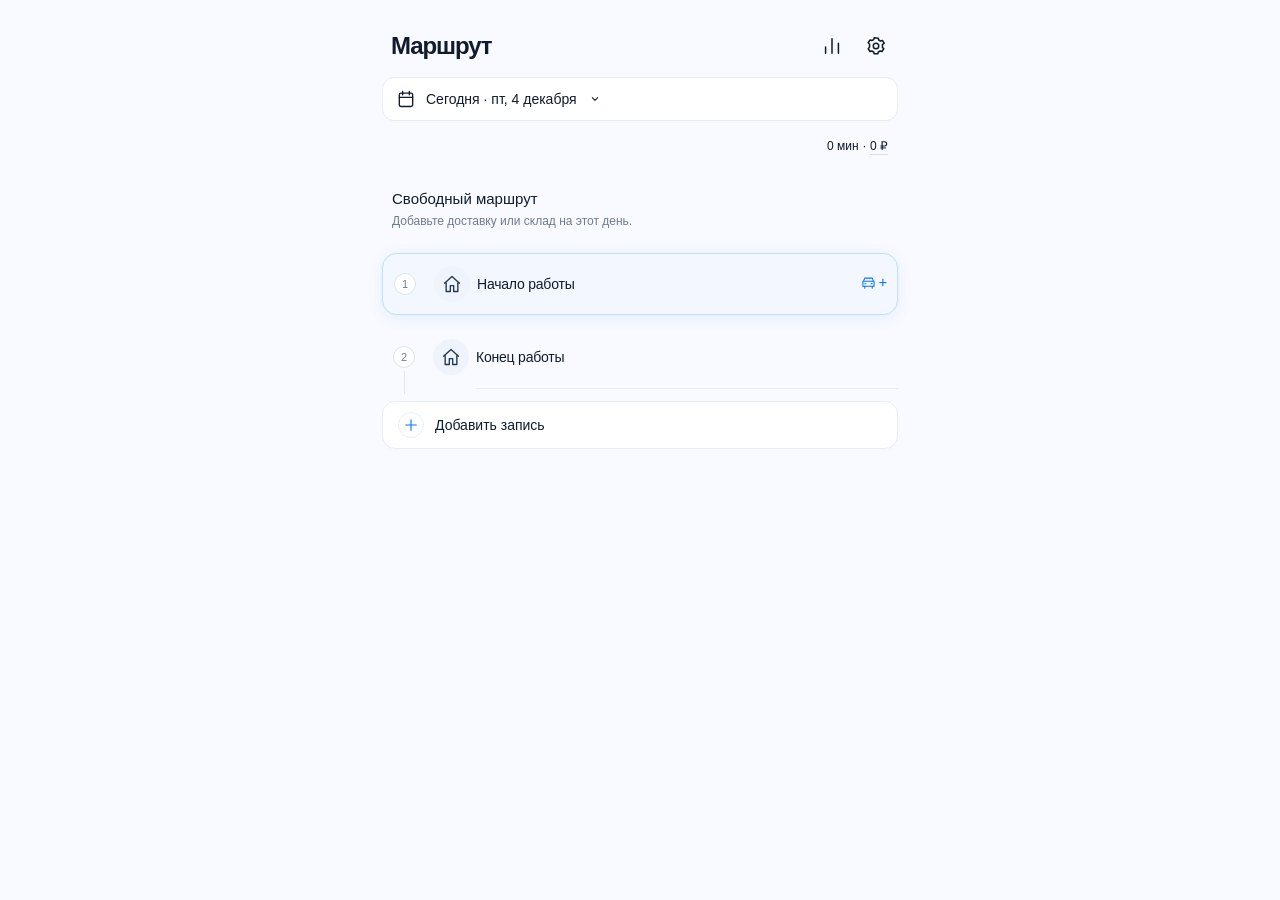
<file: index.html>
<!DOCTYPE html>

<html lang="ru">
<head>
<meta charset="utf-8"/>
<meta content="telephone=no" name="format-detection"/>
<meta content="width=device-width, initial-scale=1, viewport-fit=cover" name="viewport"/>
<meta content="#f8faff" name="theme-color"/>
<meta content="yes" name="apple-mobile-web-app-capable"/>
<meta content="default" name="apple-mobile-web-app-status-bar-style"/>
<meta content="Маршруты" name="apple-mobile-web-app-title"/>
<link href="./manifest.webmanifest" rel="manifest"/>
<link href="./icons/apple-touch-icon.png" rel="apple-touch-icon"/>
<title>Маршруты доставок</title>
<style>:root{--bg:#f8faff;--card:#fff;--text:#111b2d;--muted:#6f7b8f;--border:#e8edf5;--panel:#f1f4f9;--blue:#0874fa;--blue-soft:#eef5ff;--danger:#df3c44;--radius:15px;color-scheme:light}
*{box-sizing:border-box}html{width:100%;max-width:100%;overflow-x:hidden;overscroll-behavior-x:none;touch-action:pan-y pinch-zoom;background:var(--bg);font-size:16px;-webkit-text-size-adjust:100%;text-size-adjust:100%}body{margin:0;width:100%;max-width:100%;overflow-x:hidden;overscroll-behavior-x:none;background:var(--bg);color:var(--text);font-family:-apple-system,BlinkMacSystemFont,'Segoe UI',sans-serif;font-size:14px;line-height:1.35;-webkit-tap-highlight-color:transparent;overflow-wrap:anywhere}button,input,select,textarea{font:inherit}button{color:inherit;cursor:pointer}button,a{touch-action:manipulation}button:disabled{opacity:.4;cursor:default}button:active:not(:disabled){filter:brightness(.97)}button svg,a svg,.data-symbol svg,.field-icon,.stat-icon svg,.pause-icon svg,.result-check svg{width:22px;height:22px;fill:none;stroke:currentColor;stroke-width:1.65;stroke-linecap:round;stroke-linejoin:round;flex:none}button:focus-visible,a:focus-visible{outline:2px solid #81b7ff;outline-offset:2px}[hidden]{display:none!important}.sr-only{position:absolute!important;width:1px;height:1px;overflow:hidden;clip-path:inset(50%);white-space:nowrap}.app{width:100%;max-width:560px;margin:auto;padding:calc(12px + env(safe-area-inset-top)) max(12px,env(safe-area-inset-right)) calc(24px + env(safe-area-inset-bottom)) max(12px,env(safe-area-inset-left))}.view{display:none;min-width:0}.view.active{display:block;animation:screen-in .18s ease-out}h1{font-size:24px;font-weight:600;line-height:1.2;letter-spacing:-.045em;margin:0}h2{font-size:14px;color:var(--muted);font-weight:500;margin:24px 6px 9px}h3{margin:0;font-size:16px;font-weight:600}.muted{color:var(--muted)}.icon-btn,.back-btn{width:44px;min-width:44px;height:44px;min-height:44px;border:0;border-radius:10px;background:none;display:inline-flex;align-items:center;justify-content:center;padding:9px;color:var(--text)}.focus-route-head,.profile-head,.page-header{display:flex;align-items:center;gap:2px;min-height:44px;margin-bottom:9px}.focus-route-head{padding-left:9px}.focus-route-head h1{flex:1}.header-actions{display:flex;gap:0}.page-header h1,.profile-head h1{flex:1}.back-btn span{display:none}.page-header{flex-wrap:wrap}.page-sub{width:100%;font-size:13px;color:var(--muted);margin:6px 4px 12px}.tabs{display:none!important}.card,.data-group,.places-list{background:var(--card);border:1px solid var(--border);border-radius:var(--radius);box-shadow:0 3px 12px #26385103;overflow:hidden}
/* Date and summary */
.profile-calendar{margin-bottom:13px}.calendar-toggle{width:100%;display:flex;align-items:center;gap:10px;min-height:44px;padding:9px 13px;border:1px solid var(--border);border-radius:12px;background:#fff;text-align:left;box-shadow:0 2px 8px #26385102;font-size:14px}.calendar-toggle>svg{width:20px;height:20px}.calendar-toggle>span:first-of-type{font-weight:400}.collapse-affordance{display:flex;align-items:center}.collapse-affordance svg{width:16px;height:16px;transition:transform .18s}.calendar-toggle[aria-expanded=true] .collapse-affordance svg{transform:rotate(180deg)}.calendar-collapse{display:grid;grid-template-rows:1fr;transition:grid-template-rows .2s,opacity .18s;opacity:1}.calendar-collapse.collapsed{grid-template-rows:0fr;opacity:0;visibility:hidden;transition:grid-template-rows .2s,opacity .18s,visibility 0s .2s}.calendar-clip{min-height:0;overflow:hidden}.calendar-content{background:white;border:1px solid var(--border);border-radius:15px;margin-top:6px;padding:4px 7px 8px;box-shadow:0 3px 10px #26385103}.calendar-nav{display:flex;align-items:center;justify-content:space-between}.calendar-nav h2{color:var(--text);font-size:16px;font-weight:600;margin:0;text-transform:capitalize}.calendar-weekdays,.calendar-days{display:grid;grid-template-columns:repeat(7,minmax(0,1fr));gap:0}.calendar-weekdays{font-size:12px;color:var(--muted);text-align:center;padding:5px 0 8px}.calendar-days{border-left:1px solid #f0f3f8;border-top:1px solid #f0f3f8;border-radius:6px;overflow:hidden}.calendar-day,.calendar-days>span{min-width:0;height:41px;border:0;border-right:1px solid #f0f3f8;border-bottom:1px solid #f0f3f8;background:none;display:flex;flex-direction:column;align-items:center;justify-content:center;font-size:13px;position:relative;color:var(--text);gap:3px;border-radius:0}.calendar-day[aria-pressed=true]{background:var(--blue);color:#fff;border-radius:8px}.calendar-day.today:not([aria-pressed=true]){box-shadow:inset 0 0 0 1px #9bc9ff;border-radius:8px;color:var(--blue)}.calendar-mark{height:4px;display:grid;place-items:center}.calendar-dot{width:4px;height:4px;display:block;border-radius:50%;background:var(--blue)}.calendar-day[aria-pressed=true] .calendar-dot{background:white}.calendar-legend,.profile-day{display:none}.calendar-foot{display:flex;align-items:center;justify-content:space-between;gap:7px;padding:7px 6px 0;font-size:11px;min-height:40px;color:var(--muted)}.calendar-foot strong{font-weight:400;color:var(--text)}.calendar-foot button{min-height:36px;padding:0 3px;border:0;background:none;color:var(--blue);font-size:11px}.calendar-foot-right{display:flex;gap:7px;align-items:center}.summary{display:grid;grid-template-columns:minmax(0,1fr) auto;align-items:center;gap:6px;margin:0 10px 16px}.progress-head{font-size:13px;font-weight:400;min-width:0}.progress-track{height:7px;grid-column:1/-1;grid-row:2;background:#e8ecf2;border-radius:10px;overflow:hidden}.progress-fill{height:100%;width:0;background:var(--blue);border-radius:10px;transition:width .2s ease}.route-metrics{display:flex;align-items:center;gap:4px;font-size:12px;color:var(--text);white-space:nowrap;grid-column:2;grid-row:1;min-height:25px}.route-metrics button{border:0;background:none;color:inherit;padding:0;min-height:25px;font-size:inherit;text-decoration:underline;text-decoration-color:#d3deec;text-underline-offset:4px}.time-row{grid-column:1/-1;display:flex;align-items:center;justify-content:flex-end;margin:0;height:28px}.elapsed-time{display:none}.pause-btn{display:flex;align-items:center;justify-content:center;gap:5px;padding:4px 8px;min-height:32px;background:var(--blue-soft);color:var(--blue);border:0;border-radius:8px;font-size:12px;font-weight:500;position:relative}.pause-btn:before{content:'';position:absolute;inset:-6px 0}.pause-btn svg{width:15px;height:15px}.archive-route{display:none}.pause-banner{display:flex;align-items:center;gap:12px;border:1px solid #f6e6bc;background:#fffaf0;border-radius:15px;padding:15px 13px;margin-bottom:12px}.pause-icon{color:#a66c18;background:#fff0d1;border-radius:50%;width:44px;height:44px;display:grid;place-items:center;flex:none}.pause-copy{flex:1;font-size:11px;min-width:0;color:var(--muted)}.pause-copy strong{display:block;color:var(--text);font-size:16px;font-weight:600;margin-bottom:3px}.pause-copy span{display:block}.pause-copy #pauseDuration{color:var(--text);font-size:14px;margin-bottom:3px}.pause-banner button{min-height:40px;padding:8px 10px;flex:none;font-size:12px}
/* Route timeline */
#deliveryList{display:flex;flex-direction:column;gap:0}.delivery-card{position:relative;min-width:0;padding:10px 3px 10px 0;background:none;transition:background .15s}.delivery-row{display:grid;grid-template-columns:20px 36px minmax(0,1fr) 40px;gap:7px;align-items:center;min-height:46px}.timeline-marker{width:20px;align-self:stretch;position:relative;display:flex;align-items:flex-start;justify-content:center;padding-top:6px}.timeline-marker:after{content:'';position:absolute;width:1px;background:#e2e8f1;left:50%;top:32px;bottom:-22px}.delivery-card:last-child .timeline-marker:after{display:none}.timeline-dot{width:20px;height:20px;border:1px solid #dee5ef;border-radius:50%;background:#fff;display:grid;place-items:center;font-size:11px;color:#6e7c90;position:relative;z-index:1}.timeline-dot svg{width:13px;height:13px}.done .timeline-dot{background:#aeb8c6;border-color:#aeb8c6;color:#fff}.route-complete .done .timeline-dot{background:var(--blue);border-color:var(--blue)}.delivery-icon{width:36px;height:36px;border-radius:50%;background:#eff4fc;color:#253951;display:grid;place-items:center;align-self:start;margin-top:1px}.delivery-icon .map-btn{width:44px;height:44px;min-height:44px;border:0;background:none;border-radius:50%;padding:10px;color:inherit;display:grid;place-items:center}.delivery-icon svg{width:20px;height:20px;fill:none;stroke:currentColor;stroke-width:1.65;stroke-linecap:round;stroke-linejoin:round}.delivery-main{min-width:0;user-select:none;-webkit-user-select:none;-webkit-touch-callout:none;touch-action:pan-y}.delivery-title{font-size:14px;font-weight:600;line-height:1.3;letter-spacing:-.015em;overflow-wrap:anywhere}.delivery-meta{font-size:12px;color:var(--muted);margin-top:4px;line-height:1.35;overflow-wrap:anywhere}.delivery-details{display:flex;flex-wrap:wrap;gap:2px 5px;font-size:12px;color:var(--muted);line-height:1.35;min-width:0}.delivery-client{max-width:100%;overflow:hidden;text-overflow:ellipsis;white-space:nowrap}.delivery-details>span+span:before{content:'·';margin-right:5px}.deadline{font-variant-numeric:tabular-nums}.overdue .deadline{color:#c86a36}.delivery-note{font-size:11px;color:var(--muted);margin-top:3px;line-height:1.35;display:-webkit-box;-webkit-line-clamp:2;-webkit-box-orient:vertical;overflow:hidden;white-space:pre-line}.delivery-note a{color:var(--blue)}.record-foot{display:flex;align-items:center;justify-content:space-between;gap:4px;margin-top:3px;min-width:0}.record-foot .delivery-details{flex:1}.delivery-controls{display:flex;align-items:center;justify-content:center;align-self:center;min-width:0}.done-btn{width:40px;height:44px;min-height:44px;border:0;background:none;display:grid;place-items:center;padding:0;border-radius:8px}.check-circle{width:20px;height:20px;border:1.3px solid #a6b0be;border-radius:5px;display:grid;place-items:center;color:transparent;background:#fff;transition:background .15s,transform .15s}.check-circle svg{width:15px;height:15px;stroke-width:2}.done .check-circle{background:#abb5c3;border-color:#abb5c3;color:#fff}.route-complete .done .check-circle{background:var(--blue);border-color:var(--blue)}.contact-actions{display:flex;align-items:center;gap:0;flex:none}.contact-actions a{width:40px;min-width:40px;height:44px;min-height:44px;display:grid;place-items:center;position:relative;color:var(--blue);text-decoration:none}.contact-actions a:before{content:'';position:absolute;inset:5px 3px;background:#fff;border:1px solid #e5ebf3;border-radius:9px;z-index:0}.contact-actions a svg{width:18px;height:18px;z-index:1}.contact-actions a[href*='wa.me']{color:#22a071}.queue-card:after{content:'';position:absolute;left:70px;right:0;bottom:0;height:1px;background:var(--border)}.queue-card.done .delivery-title{font-weight:500;color:#344157}.completed-time{font-size:12px;color:var(--muted);font-variant-numeric:tabular-nums;white-space:nowrap}.route-complete .delivery-controls .done-btn{display:none}.route-complete .delivery-controls{align-self:start;margin-top:4px}.route-complete .record-foot .contact-actions{display:none}.route-complete .delivery-row{grid-template-columns:20px 36px minmax(0,1fr) auto}.focus-hero{background:#f0f6ff;border:1px solid #c9ddfc;border-radius:15px;box-shadow:0 3px 13px #0874fa13;padding:13px 12px;margin:0 0 10px}.focus-hero.home-card,.focus-hero.is-paused{background:#fff;border-color:#edf0f6;box-shadow:0 3px 12px #20385305}.focus-hero .delivery-row{grid-template-columns:38px minmax(0,1fr);gap:8px;min-height:0}.focus-hero .timeline-marker{display:none}.focus-hero .delivery-icon{width:38px;height:38px;grid-column:1;grid-row:1;align-self:start;margin-top:19px;background:#e7f0ff}.focus-hero .delivery-main{grid-column:2;grid-row:1;display:flex;flex-direction:column}.next-label{font-size:11px;color:var(--muted);font-weight:400;line-height:1.3;margin-bottom:7px;padding-right:30px}.next-label em{font-style:normal;color:var(--blue)}.next-label:before{content:'';width:6px;height:6px;background:var(--blue);border-radius:50%;display:inline-block;margin-right:5px;vertical-align:1px}.focus-hero .delivery-title{font-size:12px;font-weight:400;color:var(--muted);margin-top:4px}.focus-hero .delivery-meta{font-size:18px;color:var(--text);font-weight:600;line-height:1.3;margin:0;letter-spacing:-.03em}.focus-hero.home-card .delivery-title,.focus-hero .delivery-title.addressless{font-size:18px;font-weight:600;color:var(--text);margin:0;order:1}.focus-hero.home-card .delivery-meta{font-size:13px;font-weight:400;color:var(--muted);margin-top:4px;order:2;letter-spacing:0}.focus-hero .next-label{order:0}.focus-hero.home-card .record-foot{order:3}.focus-hero.home-card .delivery-note{order:4}.focus-hero .record-foot{margin-top:3px;min-height:20px}.focus-hero .record-foot:has(.contact-actions){min-height:44px}.focus-hero .delivery-details{font-size:13px}.focus-hero.has-contact-actions .delivery-title{margin-top:0}.focus-hero.has-contact-actions .delivery-main{padding-right:0}.focus-hero .contact-actions{margin-right:-2px;margin-left:4px}.focus-hero .delivery-controls{grid-column:2;grid-row:2;display:block;width:100%;margin-top:8px}.hero-actions{display:grid;grid-template-columns:minmax(0,1fr) minmax(0,1fr);gap:8px}.focus-hero .hero-actions .map-btn,.focus-hero .hero-actions .done-btn{width:100%;min-height:40px;height:40px;display:flex;align-items:center;justify-content:center;gap:6px;padding:8px 5px;border-radius:9px;font-size:13px;font-weight:500}.focus-hero .hero-actions .map-btn{color:var(--text);border:1px solid #6ea8ef;background:#fff}.focus-hero .hero-actions .map-btn svg{color:var(--blue);fill:var(--blue);stroke-width:1;width:17px;height:17px}.focus-hero .hero-actions .done-btn{color:white;background:var(--blue);border:1px solid var(--blue)}.focus-hero .hero-actions .check-circle{display:none}.focus-hero.is-paused .hero-actions{grid-template-columns:minmax(0,1fr)}.focus-hero.is-paused .hero-actions .done-btn{display:none}.hero-fare{position:absolute;right:5px;top:3px}.fare-chip{display:flex;align-items:center;justify-content:center;gap:3px;min-width:40px;min-height:36px;border:0;background:none;color:var(--blue);font-size:10px;padding:4px}.fare-chip svg{width:15px;height:15px}.fare-chip.recorded{font-variant-numeric:tabular-nums}.fare-chip:not(.recorded) span{font-size:15px}.fare-line{display:flex;align-items:center;gap:6px;margin-left:71px;color:var(--muted);min-height:27px;font-size:11px}.fare-line:before,.fare-line:after{content:'';height:1px;background:var(--border);flex:1}.fare-line svg{width:14px;height:14px;stroke:currentColor;fill:none;stroke-width:1.65}.fare-line button{border:0;background:none;min-height:32px;padding:2px;color:inherit;font-size:inherit}.completed-toggle{display:flex;align-items:center;gap:10px;background:#fff;border:1px solid var(--border);border-radius:13px;min-height:60px;padding:10px 12px;text-align:left;font-size:13px;font-weight:500;margin:2px 0 8px}.completed-toggle .completed-copy{flex:1;min-width:0}.completed-toggle small{display:block;font-weight:400;font-size:11px;color:var(--muted);margin-top:4px;overflow:hidden;text-overflow:ellipsis;white-space:nowrap}.completed-toggle .completed-badge{width:24px;height:24px;display:grid;place-items:center;background:#aeb8c6;color:#fff;border-radius:50%;flex:none}.completed-toggle .completed-badge svg{width:16px;height:16px}.completed-toggle>svg{width:18px;height:18px;transition:transform .18s}.completed-toggle[aria-expanded=true]>svg{transform:rotate(180deg)}.focus-completed{display:none}#deliveryList.completed-expanded .focus-completed,#deliveryList.reordering .focus-completed{display:block}.add-btn{width:100%;display:flex;justify-content:flex-start;align-items:center;gap:11px;min-height:48px;border:1px solid var(--border);border-radius:13px;background:#fff;color:var(--text);font-size:14px;font-weight:500;margin-top:12px;padding:7px 15px;box-shadow:0 2px 9px #26385103}.add-btn svg{width:26px;height:26px;color:var(--blue);border:1px solid #e9eef6;border-radius:50%;padding:3px;stroke-width:1.5}.route-hold-hint{font-size:11px!important;margin:13px 7px!important}.route-hold-hint:before{content:'ⓘ';margin-right:7px;font-size:14px}.route-result{padding:21px 15px 15px;margin-bottom:9px;border:1px solid #eaf1fd;border-radius:15px;background:linear-gradient(120deg,#eef5ff,#f5f9ff)}.result-top{display:flex;align-items:center;justify-content:center;gap:20px;min-height:61px}.result-check{display:grid;place-items:center;width:44px;height:44px;border-radius:50%;background:var(--blue);color:white;box-shadow:0 0 0 12px #e0edff}.route-result strong{display:block;font-size:21px;font-weight:600;letter-spacing:-.03em}.result-sub{display:block;font-size:12px;color:var(--muted);margin-top:4px}.result-metrics{display:flex;justify-content:space-between;gap:6px;border-top:1px solid #e0eaf7;margin-top:19px;padding-top:13px;font-size:13px;font-weight:500}.result-metrics span+span{border-left:1px solid #ccd8e7;padding-left:12px}.finished-actions{display:flex;gap:8px}.finished-actions .add-btn{flex:1}.finished-stats{margin-top:12px;display:flex;align-items:center;gap:6px}.empty-route{padding:14px 10px;margin-bottom:10px;font-size:12px;color:var(--muted)}.empty-route strong{font-size:15px;font-weight:500;display:block;margin-bottom:4px;color:var(--text)}
/* Statistics */
.period-control,.type-tabs{display:flex;background:#f0f3f8;border:1px solid var(--border);border-radius:11px;gap:0;overflow:hidden;margin-bottom:12px}.period-control button{flex:1;min-width:0;min-height:38px;border:1px solid transparent;background:none;color:#627087;font-size:13px;border-radius:10px}.period-control button[aria-pressed=true]{color:var(--blue);background:#e5f0ff;border-color:#afcffb;box-shadow:0 2px 6px #1d73df0c;font-weight:500}.totals-heading{display:flex;align-items:center;justify-content:space-between;margin:1px 0 8px}.totals-heading h2{font-size:16px;font-weight:600;color:var(--text);margin:0;text-align:center;flex:1;text-transform:capitalize}.totals-info{display:none}.totals-explanation{font-size:12px;color:var(--muted);padding:12px;background:var(--blue-soft);border-radius:12px}.stats-grid{display:grid;grid-template-columns:minmax(0,1fr) minmax(0,1fr);background:#fff;border:1px solid var(--border);border-radius:15px;overflow:hidden}.stat-card{padding:15px 12px;min-width:0;display:grid;grid-template-columns:34px minmax(0,1fr);gap:4px 9px;align-items:center;min-height:77px}.stat-card:nth-child(odd){border-right:1px solid var(--border)}.stat-card:nth-child(-n+2){border-bottom:1px solid var(--border)}.stat-icon{grid-row:1/3;width:34px;height:34px;border-radius:50%;display:grid;place-items:center;background:#eef5ff;color:#1c3457}.stat-icon svg{width:21px;height:21px}.stat-card>span:not(.stat-icon){font-size:11px;color:var(--muted);white-space:nowrap}.stat-card strong{font-size:19px;font-weight:600;letter-spacing:-.035em;min-width:0;white-space:nowrap}.stat-card #statTime{font-size:16px}.stats-chart,.stats-history{margin-top:13px;padding:13px;background:#fff;border:1px solid var(--border);border-radius:15px;box-shadow:0 3px 12px #26385103}.stats-chart h2,.stats-history h2{margin:0 0 13px;color:var(--text);font-size:15px;font-weight:600}.bars{display:flex;align-items:end;gap:8px;overflow-x:auto;overscroll-behavior-x:contain;touch-action:pan-x pan-y;min-height:132px;padding:0 0 5px;max-width:100%;border-bottom:1px solid var(--border)}.bar-column{flex:1;min-width:28px;display:flex;flex-direction:column;align-items:center;justify-content:end;gap:6px;font-size:11px;color:var(--muted)}.bar-column strong{font-size:12px;font-weight:400;color:var(--text)}.bar-fill{width:68%;max-width:40px;border-radius:6px 6px 0 0;background:linear-gradient(#0b71f8,#2689ff);min-height:3px}.history-card{width:100%;display:flex;align-items:center;gap:9px;justify-content:space-between;text-align:left;border:0;border-top:1px solid var(--border);padding:10px 0;background:none;min-height:59px}.history-card>span:first-child{flex:1;min-width:0}.history-date{display:block;font-size:14px;font-weight:500}.history-meta{display:block;font-size:11px;color:var(--muted);margin-top:4px}.history-fare{font-size:13px;color:var(--text);font-weight:400}.history-card svg{width:16px;height:16px;color:#8b99ac}.stats-export{margin-top:10px;width:100%;display:flex;align-items:center;justify-content:center;gap:8px}
/* Settings and parameters */
.data-btn,.place-row{width:100%;min-height:64px;display:flex;align-items:center;gap:10px;padding:11px 12px;text-align:left;background:#fff;border:0;color:var(--text)}.data-btn+.data-btn,.place-row+.place-row{border-top:1px solid var(--border)}.data-symbol{width:36px;height:36px;border-radius:50%;background:#eef5ff;color:#213c62;display:grid;place-items:center;flex:none;font-size:18px}.data-symbol svg{width:21px;height:21px}.data-label,.place-row-content{min-width:0;flex:1}.data-label strong,.place-row strong{font-size:14px;font-weight:500;display:block}.data-label small,.place-row-content>span{display:block;font-size:12px;color:var(--muted);margin-top:4px;line-height:1.35}.data-value{font-size:12px;color:var(--muted);max-width:115px;text-align:right}.chevron{font-size:22px;color:#8d9aad;line-height:1}.note{font-size:12px;color:var(--muted);line-height:1.4;margin:10px 5px}.empty{padding:20px 12px;font-size:12px;text-align:center;color:var(--muted)}.empty strong{display:block;font-size:14px;color:var(--text);font-weight:500;margin-bottom:4px}.danger .data-symbol{color:var(--danger);background:#fff3f3}.danger .data-label strong{color:var(--danger)}.parameter-group{background:white;border:1px solid var(--border);border-radius:15px;overflow:hidden}.parameter-group .icon-field{border:0;border-radius:0;margin:0}.parameter-group .icon-field+.icon-field{border-top:1px solid var(--border)}.settings-actions .action{width:100%;margin-top:15px}.map-choice{display:flex;align-items:center;gap:12px;min-height:58px;padding:12px;font-size:14px}.map-choice+.map-choice{border-top:1px solid var(--border)}.map-choice .provider-icon{font-size:22px;color:var(--blue);display:grid;place-items:center;width:35px}.map-choice input{width:20px;height:20px;min-height:20px;margin:0 0 0 auto;accent-color:var(--blue)}.map-choice span:nth-child(2){color:var(--text);font-size:14px}.place-add{width:100%;margin-bottom:12px}.place-row small{display:block;font-size:11px;color:var(--blue);margin-top:4px}.place-row svg{width:18px;height:18px}.place-editor .form-actions{margin-top:14px}.install{padding:12px;margin-top:16px}.install summary{min-height:44px;display:flex;align-items:center;font-size:13px;font-weight:500}.file-input{display:none}
/* Forms */
label{display:block;color:var(--muted);font-size:12px;font-weight:400;margin-bottom:10px;min-width:0}input,select,textarea{display:block;width:100%;min-width:0;max-width:100%;min-height:44px;font-size:16px!important;color:var(--text);background:white;border:1px solid #dfe6f1;border-radius:9px;padding:10px 11px;margin:5px 0 0;outline:none;box-shadow:none}input:focus,select:focus,textarea:focus{border-color:#8cbaff;box-shadow:0 0 0 2px #e5f0ff}textarea{height:74px;resize:vertical;line-height:1.35}input[type=date],input[type=time],input[type=datetime-local]{-webkit-appearance:none;appearance:none;min-width:0;width:100%}.icon-field{position:relative;background:white;border:1px solid var(--border);border-radius:12px;padding:8px 12px 7px 49px;min-height:60px}.icon-field .field-icon{position:absolute;left:16px;top:18px;width:21px;height:21px;color:#203555}.icon-field input,.icon-field textarea,.icon-field select{border:0;border-radius:0;margin:0;padding:3px 0;min-height:29px;background:none}.icon-field input:focus,.icon-field textarea:focus,.icon-field select:focus{box-shadow:0 1px 0 #83b7ff}.icon-field textarea{height:58px}.field-hint{display:block;font-size:11px;margin-top:4px;line-height:1.35}.form-grid{display:grid;grid-template-columns:minmax(0,1fr);gap:0}.action{min-height:44px;border:1px solid var(--border);border-radius:11px;padding:10px 13px;background:white;color:var(--blue);font-size:14px;font-weight:500}.action.primary{border-color:var(--blue);background:var(--blue);color:white}.form-actions{display:flex;gap:8px;padding-top:10px;margin-top:5px}.form-actions button{flex:1}.error{font-size:12px;color:var(--danger);margin:10px 0}.editor-delete{width:100%;min-height:44px;background:#fff;border:1px solid var(--border);color:var(--danger);border-radius:11px;font-size:14px;margin-top:0;text-align:left;padding:10px 15px}.editor-delete:before{content:'♧';display:none}.modal{position:fixed;inset:0;z-index:50;display:none;align-items:flex-end;justify-content:center;background:#182c4540;overscroll-behavior:none;touch-action:pan-y}.modal.open{display:flex}.sheet{width:100%;max-width:560px;max-height:calc(var(--viewport-height,100dvh) - 16px);overflow-y:auto;overscroll-behavior:contain;background:#fff;border-radius:20px 20px 0 0;padding:8px 16px max(16px,env(safe-area-inset-bottom));box-shadow:0 -4px 25px #1b355c15;animation:sheet-in .18s ease-out}.modal.closing{background:#182c4500;transition:background .2s}.modal.closing .sheet{animation:sheet-out .2s ease-in forwards;pointer-events:none}.handle{width:32px;height:4px;background:#d7e0eb;border-radius:4px;margin:0 auto 10px}.sheet-head{display:flex;align-items:center;justify-content:space-between;min-height:44px;margin-bottom:9px}.sheet-title{font-size:20px;font-weight:600;color:var(--text);margin:12px 0 16px;letter-spacing:-.035em}.sheet-head .sheet-title{margin:0}.sheet-head .icon-btn{color:var(--blue);font-size:27px}#deliveryForm{background:var(--bg)}#deliveryForm .sheet{height:var(--viewport-height,100dvh);max-height:var(--viewport-height,100dvh);display:flex;flex-direction:column;overflow:hidden;border-radius:0;padding:calc(10px + env(safe-area-inset-top)) 13px max(12px,env(safe-area-inset-bottom));background:var(--bg);box-shadow:none}#deliveryForm .handle{display:none}#deliveryForm .sheet-head{position:relative;justify-content:center;margin-bottom:12px}#deliveryForm .sheet-head .sheet-title{font-size:21px;max-width:calc(100% - 100px);white-space:nowrap;overflow:hidden;text-overflow:ellipsis}#closeForm{position:absolute;left:-5px;top:0}#formDone{position:absolute;right:0;top:0;background:none;border:0;color:var(--blue);min-height:44px;font-size:14px;padding:8px 0 8px 10px}#editor{display:flex;flex-direction:column;flex:1;min-height:0;overflow:hidden}#editor .editor-fields{flex:1;min-height:0;overflow-y:auto;overscroll-behavior:contain;padding:0 1px 8px;scroll-padding:12px}#editor .editor-actions{flex:none;position:static;margin:0;padding-top:9px;background:var(--bg)}#cancelForm{display:none}#saveDelivery{min-height:45px}.type-tabs{flex:none;margin:0 0 17px;min-height:55px}.type-tabs button{flex:1;min-width:0;min-height:55px;border:0;border-right:1px solid #e4eaf3;background:none;display:flex;flex-direction:column;gap:4px;align-items:center;justify-content:center;font-size:11px;color:#243850}.type-tabs button:last-child{border-right:0}.type-tabs button[aria-pressed=true]{background:var(--blue);color:white;border-radius:9px;box-shadow:0 3px 9px #0b74f52a}.type-tabs button svg{width:20px;height:20px}.type-select-field{display:none}.place-choose{width:100%;display:flex;align-items:center;gap:8px;min-height:40px;padding:7px 10px;background:none;border:0;color:var(--blue);font-size:12px;margin:0 0 10px}.place-choose>span{flex:1;text-align:left}.place-choose svg{width:17px;height:17px}.place-picker{margin-bottom:12px;border:1px solid var(--border);border-radius:12px;overflow:hidden}.record-status-field{display:flex;align-items:center;gap:12px;min-height:56px;background:#fff;border:1px solid var(--border);border-radius:12px;padding:9px 15px;margin-bottom:10px;font-size:14px}.record-status-field svg{width:22px;height:22px;fill:none;stroke:var(--blue);stroke-width:1.7}.record-status-field small{display:block;color:var(--muted);font-size:11px;margin-bottom:3px}.transfer-btn{display:flex;align-items:center;gap:12px;width:100%;min-height:49px;border:1px solid var(--border);background:#fff;border-radius:11px;text-align:left;padding:10px 15px;color:var(--text);font-size:14px;margin-bottom:0}.transfer-btn svg{color:var(--blue);width:20px;height:20px}.transfer-btn svg:last-child{margin-left:auto;width:16px;height:16px;color:var(--muted)}.delete-icon{display:inline-flex;gap:12px;align-items:center}.delete-icon svg{width:20px;height:20px}.menu-action{display:block;min-height:48px;width:100%;padding:12px;background:var(--panel);border:0;border-radius:11px;text-align:left;font-size:14px;margin-bottom:8px}.map-link{color:var(--blue);text-decoration:none}.map-link[aria-disabled=true]{opacity:.4;pointer-events:none}.phone-link{color:var(--blue);display:inline-flex;align-items:center}.fare-presets{display:flex;flex-wrap:wrap;gap:6px;margin:10px 0}.fare-list-item{display:flex;align-items:center;justify-content:space-between;width:100%;gap:8px;min-height:66px;background:white;border:0;border-bottom:1px solid var(--border);padding:12px 0;text-align:left;font-size:13px}.fare-list-item>span{flex:1;min-width:0}.fare-list-item small{display:block;font-size:11px;color:var(--muted);margin-top:4px}.fare-list-item strong{font-weight:500;white-space:nowrap}.completion-sheet{text-align:center;padding-top:20px}.completion-check{background:var(--blue);color:white;width:52px;height:52px;border-radius:50%;margin:12px auto 20px;display:grid;place-items:center;box-shadow:0 0 0 10px var(--blue-soft)}.completion-check svg{width:28px;height:28px;stroke:currentColor;stroke-width:2;fill:none}.completion-duration{font-size:24px;font-weight:600;margin:0 0 12px}.completion-sheet .action{width:100%;margin-top:10px}.toast,.fare-undo{position:fixed;z-index:70;bottom:calc(18px + env(safe-area-inset-bottom));left:50%;transform:translateX(-50%);width:max-content;max-width:calc(100% - 24px);background:#243651;color:white;border-radius:11px;padding:11px 14px;font-size:12px;box-shadow:0 4px 18px #20375425}.fare-undo{display:flex;align-items:center;gap:12px;z-index:69}.fare-undo button{border:0;color:#9acaff;background:none;min-height:44px;padding:0 4px}.fare-undo:not([hidden])~.toast{bottom:calc(88px + env(safe-area-inset-bottom))}html.scroll-locked{overflow:hidden;overscroll-behavior:none}body.modal-open{position:fixed;left:0;right:0;width:100%;overflow:hidden;overscroll-behavior:none}.reordering>*{order:0!important}.reordering .delivery-card{background:white;border:1px solid var(--border);border-radius:12px;margin-bottom:6px;padding:10px}.reordering .delivery-controls,.reordering .completed-toggle,.reordering .fare-leg,.reordering .fare-line,.reordering .route-result,.reordering .empty-route{display:none!important}.reordering .delivery-row{grid-template-columns:36px minmax(0,1fr);gap:9px}.reordering .timeline-marker,.reordering .next-label{display:none}.reordering .delivery-main{grid-column:2;grid-row:1}.reordering .delivery-icon{grid-column:1;grid-row:1;margin:0}.reordering .record-foot .contact-actions{display:none}.reordering .focus-hero .delivery-title{font-size:14px;font-weight:600;color:var(--text)}.reordering .focus-hero .delivery-meta{font-size:12px;font-weight:400;color:var(--muted)}.reordering .delivery-card.dragging{z-index:5;outline:2px solid #91bdff;box-shadow:0 8px 22px #1b65c72a;background:#f3f8ff}.reorder-controls{display:flex;gap:4px}.drag-handle,.move-btn{width:44px;min-height:44px;border:0;background:var(--blue-soft);color:var(--blue);border-radius:8px;font-size:18px}.drag-handle{touch-action:none}.move-row{display:flex;flex-direction:column}.focus-enter{animation:screen-in .2s ease-out}.day-finished .route-result{animation:completion-in .28s ease-out}@keyframes screen-in{from{opacity:.65;transform:translateY(4px)}to{opacity:1;transform:none}}@keyframes sheet-in{from{opacity:.6;transform:translateY(14px)}to{opacity:1;transform:none}}@keyframes sheet-out{to{opacity:0;transform:translateY(14px)}}@keyframes completion-in{from{opacity:.5;transform:scale(.98)}to{opacity:1;transform:none}}
@supports(overflow:clip){html,body{overflow-x:clip}html.scroll-locked,body.modal-open{overflow:hidden}}
@media(min-width:600px){.app{padding-top:24px;padding-left:22px;padding-right:22px}.sheet{margin-bottom:12px;border-radius:20px}#deliveryForm{background:#182c4540}#deliveryForm .sheet{height:min(900px,calc(var(--viewport-height,100dvh) - 24px));max-height:calc(var(--viewport-height,100dvh) - 24px);border-radius:20px}.delivery-title{font-size:15px}.delivery-meta,.delivery-details{font-size:13px}.stat-card strong{font-size:22px}.stat-card #statTime{font-size:20px}}
@media(max-width:350px){.app{padding-left:9px;padding-right:9px}.delivery-row{grid-template-columns:18px 30px minmax(0,1fr) 32px;gap:5px}.delivery-icon{width:30px;height:30px}.delivery-icon svg{width:18px;height:18px}.timeline-marker,.timeline-dot{width:18px}.timeline-dot{height:18px}.done-btn{width:32px}.contact-actions a{width:38px;min-width:38px}.record-foot{flex-wrap:wrap}.record-foot .delivery-details{flex-basis:100%}.record-foot .contact-actions{margin-left:auto}.queue-card:after{left:60px}.summary{margin-left:6px;margin-right:6px}.route-metrics{font-size:11px}.progress-head{font-size:12px}.stat-card{padding:12px 8px;gap:4px 6px;grid-template-columns:28px minmax(0,1fr)}.stat-icon{width:28px;height:28px}.stat-card strong{font-size:17px}.stat-card #statTime{font-size:14px}.pause-banner{gap:8px;padding:12px 10px}.pause-icon{width:32px;height:32px}.pause-banner button{padding:8px;font-size:11px}.result-top{gap:14px}.route-result strong{font-size:18px}.result-metrics{font-size:11px}.result-metrics span+span{padding-left:8px}}
@media(prefers-reduced-motion:reduce){*,*:before,*:after{animation:none!important;transition:none!important;scroll-behavior:auto!important}}

.provider-icon svg{width:25px;height:25px;fill:none;stroke:currentColor;stroke-width:1.8;stroke-linecap:round;stroke-linejoin:round}
.queue-card.has-contact-actions .delivery-row{grid-template-columns:20px 36px minmax(0,1fr) 120px}.queue-card.has-contact-actions .delivery-controls{gap:0}.queue-card.done .delivery-controls{flex-wrap:wrap}.queue-card.done .completed-time{width:100%;text-align:right;margin:0 11px 2px}.route-complete .queue-card.has-contact-actions .delivery-row{grid-template-columns:20px 36px minmax(0,1fr) auto}.route-complete .delivery-controls>.contact-actions{display:none}.route-complete .queue-card.done .completed-time{width:auto;margin:4px 0 0}.queue-card .delivery-note{max-width:100%}#view-parameters .page-header h1{font-size:20px;letter-spacing:-.04em}.route-hold-hint:before{content:'i';display:inline-grid;place-items:center;border:1px solid #94a2b7;border-radius:50%;width:14px;height:14px;font-size:10px;vertical-align:middle}
@media(max-width:350px){.queue-card.has-contact-actions .delivery-row{grid-template-columns:18px 30px minmax(0,1fr) 76px;gap:5px}.queue-card.has-contact-actions .delivery-controls{flex-wrap:wrap}.queue-card.has-contact-actions .done-btn{margin-left:auto}.route-complete .queue-card.has-contact-actions .delivery-row{grid-template-columns:18px 30px minmax(0,1fr) auto}}

.record-status-field{width:100%;text-align:left;cursor:pointer;color:var(--text)}

.route-complete .delivery-note{display:none}.route-complete .finished-stats{flex:0 1 42%;min-width:0;padding:9px 8px;font-size:12px}.route-complete .finished-actions .add-btn{flex:1;min-width:0;padding:9px 10px;font-size:12px;gap:6px}.route-complete .finished-stats svg{width:20px;height:20px}.route-complete .finished-actions .add-btn svg{width:24px;height:24px}.completed-expanded .focus-completed{animation:screen-in .16s ease-out}

#deliveryForm.is-edit .type-tabs{display:none}#deliveryForm.is-edit .type-select-field{display:block}

.focus-hero:not(.home-card).has-long-address .delivery-meta{font-size:16px;font-weight:500;line-height:1.35}.focus-hero .delivery-note{-webkit-line-clamp:1}

.calendar-mark{height:14px;color:#abb7c8}.calendar-mark svg{width:14px;height:14px;stroke-width:1.7;fill:none}.calendar-day.has-deliveries .calendar-mark{color:var(--blue)}.calendar-day[aria-pressed=true] .calendar-mark{color:#fff}.today-dot{width:4px;height:4px;display:block;background:var(--blue);border-radius:50%}.calendar-day[aria-pressed=true] .today-dot{background:#fff}

/* v29: completion controls live on the timeline; SVG strokes remain explicit. */
.queue-card .delivery-row,.route-complete .queue-card .delivery-row{grid-template-columns:44px 36px minmax(0,1fr) auto;gap:7px}
.queue-card.has-contact-actions .delivery-row,.route-complete .queue-card.has-contact-actions .delivery-row{grid-template-columns:44px 36px minmax(0,1fr) 80px}
.queue-card .timeline-marker{width:44px;padding-top:0}
.queue-card .timeline-marker:after{top:36px;bottom:-15px}
.timeline-marker .timeline-check.done-btn{width:44px;height:44px;min-height:44px;flex:none;display:grid;place-items:center;border-radius:50%;touch-action:manipulation;position:relative;z-index:1}
.timeline-check .timeline-dot{width:22px;height:22px;pointer-events:none}
.timeline-dot svg{width:14px;height:14px;fill:none;stroke:currentColor;stroke-width:2;stroke-linecap:round;stroke-linejoin:round}
.timeline-check:focus-visible{outline:2px solid var(--blue);outline-offset:-3px}
.timeline-check:active .timeline-dot{transform:scale(.92)}
.queue-card:after{left:94px}
.queue-card.done .completed-time{width:auto;margin:0 3px 0 0}
.queue-card.done.has-contact-actions .completed-time{flex-basis:100%;margin:2px 3px 0 0;text-align:right}
.queue-card .delivery-controls:empty{display:none}
.fare-line{margin-left:94px}
.fare-line button{display:inline-flex;align-items:center;justify-content:center;gap:5px;line-height:1;font-variant-numeric:tabular-nums}
.fare-value{display:inline-flex;align-items:center;gap:1px;line-height:1}
.fare-line .fare-minus{width:8px;height:12px;stroke-width:1.4;stroke-linecap:round;flex:none}
.settings-parameters .icon-field .field-icon{top:50%;transform:translateY(-50%)}
@media(max-width:350px){.queue-card .delivery-row,.route-complete .queue-card .delivery-row{grid-template-columns:44px 30px minmax(0,1fr) auto;gap:5px}.queue-card.has-contact-actions .delivery-row,.route-complete .queue-card.has-contact-actions .delivery-row{grid-template-columns:44px 30px minmax(0,1fr) 76px}.queue-card:after,.fare-line{margin-left:0}.queue-card:after{left:84px}.fare-line{margin-left:84px}.queue-card .delivery-controls .contact-actions{flex-wrap:nowrap}}

/* v32: compact work events, centered icon targets and restrained feedback. */
.delivery-icon{position:relative}
.delivery-icon .map-btn{position:absolute;left:50%;top:50%;transform:translate(-50%,-50%);padding:0;margin:0;display:grid;place-items:center}
.delivery-icon svg{display:block;flex:none}
.type-select-field{display:block}
.date-deadline-row{display:grid;grid-template-columns:minmax(0,1fr) minmax(0,1fr);gap:8px}
.date-deadline-row .icon-field{padding:9px 10px;min-width:0}
.date-deadline-row .field-icon{display:none}
.date-deadline-row input{min-width:0;max-width:100%;width:100%;text-align:left}
.date-deadline-row input::-webkit-date-and-time-value{text-align:left}
.history-more{display:block;width:100%;min-height:44px;border:0;border-top:1px solid var(--border);background:none;color:var(--blue);font-size:14px;font-weight:500;margin-top:4px}
.focus-hero:not(.is-paused){box-shadow:0 3px 15px #0874fa16,0 0 0 1px #0874fa06;border-color:#c9ddfc}
.work-stage.focus-hero{padding:8px 5px 8px 0;background:#f3f7ff;min-height:60px}
.work-stage .delivery-row,.work-stage.focus-hero .delivery-row{grid-template-columns:44px 36px minmax(0,1fr) auto;gap:7px;min-height:44px}
.work-stage.focus-hero .timeline-marker{display:flex;width:44px;padding:0}
.work-stage.focus-hero .timeline-marker:after{display:none}
.work-stage .delivery-icon,.work-stage.focus-hero .delivery-icon{width:36px;height:36px;grid-column:2;grid-row:1;align-self:center;margin:0;background:#eff4fc}
.work-stage .delivery-main,.work-stage.focus-hero .delivery-main{grid-column:3;grid-row:1;display:block}
.work-stage .delivery-title,.work-stage.focus-hero.home-card .delivery-title{font-size:14px;font-weight:500;line-height:1.35;margin:0;color:var(--text)}
.work-stage .delivery-controls,.work-stage.focus-hero .delivery-controls{grid-column:4;grid-row:1;display:block;width:auto;margin:0;align-self:center}
.work-stage.focus-hero .delivery-main{padding-right:32px}
.work-stage.focus-hero .hero-fare{top:10px;right:3px}
.work-stage .timeline-marker{align-self:center}
.route-complete .finished-actions .add-btn{font-size:14px;padding:7px 15px;gap:11px}
button,.action,.contact-actions a{transition:transform .12s ease,background-color .15s ease,box-shadow .15s ease}
button:active:not(.map-btn):not(.timeline-check),.contact-actions a:active{transform:scale(.975)}
.delivery-icon .map-btn:active svg{transform:scale(.9)}
.focus-enter{animation:stop-in .24s cubic-bezier(.2,.7,.2,1)}
.done-enter .timeline-dot svg path,.modal.open .completion-check svg path,.day-finished .result-check svg path,.completion-feedback svg path{stroke-dasharray:24;animation:check-draw .26s ease-out both}
.done-enter .timeline-dot{animation:tick-pop .22s ease-out}
.modal.open .completion-check{animation:tick-pop .32s ease-out}
.completion-feedback{position:fixed;z-index:70;pointer-events:none;width:32px;height:32px;border-radius:50%;display:grid;place-items:center;background:var(--blue);color:#fff;box-shadow:0 2px 8px #0874fa25;animation:tick-feedback .36s ease-out forwards}
.completion-feedback svg{width:20px;height:20px;stroke:currentColor;fill:none;stroke-width:2;stroke-linecap:round;stroke-linejoin:round}
@keyframes check-draw{from{stroke-dashoffset:24}to{stroke-dashoffset:0}}
@keyframes tick-pop{0%{transform:scale(.86)}65%{transform:scale(1.06)}100%{transform:scale(1)}}
@keyframes stop-in{from{opacity:.35;transform:translateY(9px)}to{opacity:1;transform:translateY(0)}}
@keyframes tick-feedback{0%{opacity:0;transform:scale(.7)}25%{opacity:1;transform:scale(1)}75%{opacity:1}100%{opacity:0;transform:scale(1.1)}}
@media(prefers-reduced-motion:reduce){*,*:before,*:after{animation:none!important;transition:none!important}.completion-feedback{display:none}}
</style></head><body><main class="app">
<section class="view active" id="view-route">
<header class="focus-route-head"><h1>Маршрут</h1><div class="header-actions"><button aria-label="Статистика" class="icon-btn" id="routeStats"><svg aria-hidden="true" viewbox="0 0 24 24"><path d="M5 20v-7M12 20V4M19 20V9"></path></svg></button><button aria-label="Настройки" class="icon-btn" id="profileSettings"><svg aria-hidden="true" viewbox="0 0 24 24"><path d="m10 3-.5 2-2 1-2-.5-2 3 1.5 1.5v3L3.5 15l2 3 2-.5 2 1 .5 2h4l.5-2 2-1 2 .5 2-3-1.5-1.5v-3L21 9l-2-3-2 .5-2-1-.5-2Z"></path><circle cx="12" cy="12" r="3"></circle></svg></button></div><button class="icon-btn route-menu" hidden="" id="routeActions">Готово</button></header><section aria-label="Календарь доставок" class="profile-calendar" id="profileCalendar">
<button aria-controls="calendarBody" aria-expanded="true" class="calendar-toggle" id="calendarToggle"><svg aria-hidden="true" viewbox="0 0 24 24"><rect height="16" rx="2" width="16" x="4" y="5"></rect><path d="M8 3v4M16 3v4M4 10h16"></path></svg><span id="selectedDateLabel"></span><span class="collapse-affordance"><span class="sr-only" id="calendarToggleLabel"></span><svg aria-hidden="true" viewbox="0 0 24 24"><path d="m8 10 4 4 4-4"></path></svg></span><small class="sr-only" id="calendarSummary"></small></button>
<div class="calendar-collapse" id="calendarBody"><div class="calendar-clip"><div class="calendar-content">
<div class="calendar-nav"><button aria-label="Предыдущий месяц" class="icon-btn" id="calendarPrev"><svg aria-hidden="true" viewbox="0 0 24 24"><path d="m14 6-6 6 6 6"></path></svg></button><h2 aria-live="polite" id="calendarMonth"></h2><button aria-label="Следующий месяц" class="icon-btn" id="calendarNext"><svg aria-hidden="true" viewbox="0 0 24 24"><path d="m10 6 6 6-6 6"></path></svg></button></div>
<div aria-hidden="true" class="calendar-weekdays"><span>Пн</span><span>Вт</span><span>Ср</span><span>Чт</span><span>Пт</span><span>Сб</span><span>Вс</span></div>
<div aria-label="Выбрать день" class="calendar-days" id="calendarDays" role="group"></div>
<div class="calendar-legend"><span><svg aria-hidden="true" viewbox="0 0 24 24"><path d="M3 6h11v11H3ZM14 10h4l3 4v3h-7M6 17h5M17 17h1"></path><circle cx="6" cy="18" r="2"></circle><circle cx="18" cy="18" r="2"></circle></svg>Были доставки</span><span><svg aria-hidden="true" viewbox="0 0 24 24"><path d="m7 7 10 10M17 7 7 17"></path></svg>Нет выполненных</span></div>
<section aria-labelledby="profileDayTitle" class="profile-day"><header><h3 id="profileDayTitle"></h3><span class="day-status" id="profileDayStatus"></span></header>
<div class="profile-day-metrics"><div><span>Доставки</span><strong id="profileDayDeliveries"></strong></div><div><span>Время</span><strong id="profileDayTime"></strong></div><div><span>Проезд</span><strong id="profileDayFare"></strong></div></div>
<p class="day-note" id="profileDayNote"></p><button class="day-route" id="profileOpenRoute"><span>Открыть маршрут</span><svg aria-hidden="true" viewbox="0 0 24 24"><path d="m10 6 6 6-6 6"></path></svg></button></section>
<div class="calendar-foot"><strong id="calendarSelectedSummary"></strong><div class="calendar-foot-right"><span id="calendarFoot"></span><button id="calendarToday" type="button">Сегодня</button></div></div></div></div></div></section>
<input aria-label="Выбрать дату" class="sr-only" hidden="" id="dayPicker" tabindex="-1" type="date"/>
<div class="archive-route" hidden="" id="archiveRoute"><span id="archiveLabel"></span><button id="archiveToday" type="button">Сегодня</button></div>
<section class="summary"><div class="progress-head"><span aria-live="polite" id="deliveryCount"></span></div><div aria-label="Прогресс доставок" aria-valuemax="100" aria-valuemin="0" class="progress-track" id="progressTrack" role="progressbar"><div class="progress-fill" id="progressFill"></div></div><div class="time-row" hidden="" id="timeRow"><div class="elapsed-time" id="timeInfo"></div><button aria-label="Поставить на паузу" class="pause-btn" id="pauseDay" type="button"><svg aria-hidden="true" viewbox="0 0 24 24"><path d="M8 5v14M16 5v14"></path></svg></button></div><span class="route-metrics" id="routeMetrics"><span id="routeWorkTime"></span><span>·</span><button aria-label="Расходы на проезд выбранного дня" id="routeFareTotal" type="button"></button></span></section>
<p class="note" hidden="" id="reorderHint">Перемещайте удерживаемую запись. Домашние этапы закреплены.</p><section class="pause-banner" hidden="" id="pauseBanner"><span class="pause-icon"><svg aria-hidden="true" viewbox="0 0 24 24"><path d="M4 7h13v7a5 5 0 0 1-5 5H9a5 5 0 0 1-5-5ZM17 8h2a3 3 0 0 1 0 6h-2M8 3v2M12 3v2"></path></svg></span><div class="pause-copy"><strong>На перерыве</strong><span id="pauseDuration"></span><span>Рабочее время на паузе</span></div><button class="action primary" id="resumeDay" type="button">Продолжить</button></section><section aria-label="Остановки маршрута" id="deliveryList"></section><div class="finished-actions"><button class="add-btn" id="toggleForm">+ Добавить запись</button></div></section>
<section class="view" id="view-profile">
<header class="profile-head between"><button aria-label="Вернуться к маршруту" class="icon-btn" id="statsBack"><svg aria-hidden="true" viewbox="0 0 24 24"><path d="m14 6-6 6 6 6"></path></svg></button><h1 tabindex="-1">Статистика</h1></header><div aria-label="Период статистики" class="period-control" role="group"><button aria-pressed="false" data-period="week">Неделя</button><button aria-pressed="true" data-period="month">Месяц</button><button aria-pressed="false" data-period="all">Всё время</button></div>
<section aria-labelledby="profileTotalsTitle" class="profile-totals">
<div class="totals-heading"><button aria-label="Предыдущий период" class="icon-btn" id="statsPrev"><svg aria-hidden="true" viewbox="0 0 24 24"><path d="m14 6-6 6 6 6"></path></svg></button><h2 id="profileTotalsTitle">За октябрь</h2><button aria-controls="totalsExplanation" aria-expanded="false" aria-label="Как считаются итоги" class="icon-btn totals-info" id="totalsInfo"><svg aria-hidden="true" viewbox="0 0 24 24"><circle cx="12" cy="12" r="9"></circle><path d="M12 11v6M12 7h.01"></path></svg></button><button aria-label="Следующий период" class="icon-btn" id="statsNext"><svg aria-hidden="true" viewbox="0 0 24 24"><path d="m10 6 6 6-6 6"></path></svg></button></div>
<p class="totals-explanation" hidden="" id="totalsExplanation">Доставлено — выполненные доставки, без склада и остановок. Рабочий день учитывается после отметки выхода. Время — от выхода до возвращения, без пауз. Проезд — только записанные расходы.</p>
<p class="sr-only" id="profileRange"></p>
<div aria-describedby="profileRange" class="stats-grid"><section class="stat-card"><span class="stat-icon"><svg aria-hidden="true" viewbox="0 0 24 24"><path d="m12 3 9 5v9l-9 5-9-5V8ZM3 8l9 5 9-5M12 13v9M7 6l9 5"></path></svg></span><span>Доставлено</span><strong id="statDeliveries"></strong></section><section class="stat-card"><span class="stat-icon"><svg aria-hidden="true" viewbox="0 0 24 24"><rect height="16" rx="2" width="16" x="4" y="5"></rect><path d="M8 3v4M16 3v4M4 10h16"></path></svg></span><span>Рабочих дней</span><strong id="statDays"></strong></section><section class="stat-card"><span class="stat-icon"><svg aria-hidden="true" viewbox="0 0 24 24"><circle cx="12" cy="12" r="9"></circle><path d="M12 7v5l3 2"></path></svg></span><span>Время работы</span><strong id="statTime"></strong></section><section class="stat-card"><span class="stat-icon"><svg aria-hidden="true" viewbox="0 0 24 24"><path d="M4 10 6 5h12l2 5M3 10h18v8H3ZM6 18v3M18 18v3M6 14h2M16 14h2"></path></svg></span><span>Проезд</span><strong id="statFare"></strong></section></div>
</section><section class="stats-chart"><h2>Доставки по дням</h2><div aria-label="Выполненные доставки по дням" class="bars" id="statsBars"></div><p class="note" hidden="" id="chartEmpty">За этот период нет выполненных доставок.</p></section><section class="stats-history"><h2>История дней</h2><div id="statsHistory"></div><button id="statsMore" class="history-more" type="button" hidden>Ещё</button></section><button class="action stats-export" id="statsCsv" type="button"><svg aria-hidden="true" viewbox="0 0 24 24"><path d="M5 3h10l4 4v14H5ZM14 3v5h5"></path></svg>Экспорт CSV</button></section>
<section class="view" id="view-places"><header class="page-header"><button class="back-btn" id="placesBack"><svg aria-hidden="true" viewbox="0 0 24 24"><path d="m14 6-6 6 6 6"></path></svg><span>Настройки</span></button><h1 tabindex="-1">Постоянные адреса</h1><p class="page-sub">Сохраните места, чтобы быстро выбирать их в маршруте.</p></header><button class="action primary place-add" id="addPlace" type="button">+ Добавить адрес</button><div class="places-list" id="placesList"></div><p class="note">Изменение или удаление адреса здесь не меняет уже добавленные записи маршрута.</p></section>
<section class="view" id="view-place-edit"><header class="page-header"><button class="back-btn" id="placeBack"><svg aria-hidden="true" viewbox="0 0 24 24"><path d="m14 6-6 6 6 6"></path></svg><span>Постоянные адреса</span></button><h1 id="placeEditorTitle" tabindex="-1">Новый адрес</h1></header><form class="place-editor" id="placeEditor"><label class="icon-field"><svg aria-hidden="true" class="field-icon" viewbox="0 0 24 24"><path d="M5 3h10l4 4v14H5ZM14 3v5h5M8 12h8M8 16h6"></path></svg>Название места<input autocomplete="off" id="pName" maxlength="80" placeholder="Антон, Oskelly, склад…" required="" type="text"/></label><label class="icon-field"><svg aria-hidden="true" class="field-icon" viewbox="0 0 24 24"><path d="M20 10c0 6-8 11-8 11S4 16 4 10a8 8 0 0 1 16 0ZM12 7a3 3 0 1 0 0 6 3 3 0 0 0 0-6"></path></svg>Адрес<input autocomplete="off" id="pAddress" maxlength="180" placeholder="Город, улица и номер дома" required="" type="text"/></label><label class="icon-field"><svg aria-hidden="true" class="field-icon" viewbox="0 0 24 24"><path d="m12 3 9 5v9l-9 5-9-5V8ZM3 8l9 5 9-5M12 13v9"></path></svg>Тип по умолчанию<select id="pType"><option value="delivery">Доставка</option><option value="warehouse">Склад</option><option value="stop">Остановка — без учёта в доставках</option></select><span class="field-hint">Можно изменить для конкретной поездки.</span></label><label class="icon-field"><svg aria-hidden="true" class="field-icon" viewbox="0 0 24 24"><path d="M5 21v-2a7 7 0 0 1 14 0v2ZM12 3a4 4 0 1 0 0 8 4 4 0 0 0 0-8"></path></svg>Имя контакта<input autocomplete="off" id="pClient" maxlength="100" placeholder="Необязательно" type="text"/></label><label class="icon-field"><svg aria-hidden="true" class="field-icon" viewbox="0 0 24 24"><path d="M6 3 3 6c0 7 8 15 15 15l3-3-5-4-2 2c-3-1-5-3-6-6l2-2Z"></path></svg>Телефон<input autocomplete="off" id="pPhone" inputmode="tel" maxlength="40" placeholder="+7 …" type="tel"/></label><label class="icon-field"><svg aria-hidden="true" class="field-icon" viewbox="0 0 24 24"><path d="M5 3h10l4 4v14H5ZM14 3v5h5M8 12h8M8 16h6"></path></svg>Примечание<textarea id="pNote" maxlength="300" placeholder="Например, оставить на ресепшене"></textarea></label><p class="error" hidden="" id="placeError"></p><div class="form-actions"><button class="action" id="placeCancel" type="button">Отмена</button><button class="action primary" type="submit">Сохранить</button></div><button class="editor-delete" hidden="" id="deletePlace" type="button">Удалить адрес</button></form></section>
<section class="view" id="view-settings"><header class="page-header"><button aria-label="Назад" class="back-btn" id="settingsBack"><svg aria-hidden="true" viewbox="0 0 24 24"><path d="m14 6-6 6 6 6"></path></svg></button><h1 tabindex="-1">Настройки</h1></header><h2>Маршрут</h2><section class="card data-group"><button class="data-btn" id="settingsMapsRow" type="button"><span class="data-symbol"><svg aria-hidden="true" viewbox="0 0 24 24"><path d="m3 6 6-3 6 3 6-3v15l-6 3-6-3-6 3ZM9 3v15M15 6v15"></path></svg></span><span class="data-label"><strong>Карты</strong></span><span class="data-value"><span id="settingsMapsValue"></span></span><span class="chevron">›</span></button><button class="data-btn" id="settingsFareRow" type="button"><span class="data-symbol"><svg aria-hidden="true" viewbox="0 0 24 24"><ellipse cx="9" cy="5" rx="5" ry="2"></ellipse><path d="M4 5v4c0 3 10 3 10 0V5M4 9v4c0 2 5 3 8 2M4 13v4c0 2 5 3 8 2"></path><ellipse cx="17" cy="13" rx="4" ry="2"></ellipse><path d="M13 13v6c0 3 8 3 8 0v-6M13 16c0 3 8 3 8 0"></path></svg></span><span class="data-label"><strong>Стоимость проезда</strong></span><span class="data-value"><span id="settingsFareValue"></span></span><span class="chevron">›</span></button><button class="data-btn" id="settingsWarehouseRow" type="button"><span class="data-symbol"><svg aria-hidden="true" viewbox="0 0 24 24"><path d="M3 21V8l9-5 9 5v13M7 21V10h10v11M7 14h10M7 18h10M10 21v-3M14 21v-3"></path></svg></span><span class="data-label"><strong>Склад</strong><small><span id="settingsWarehouseValue"></span></small></span><span class="chevron">›</span></button><button class="data-btn" id="settingsPlaces" type="button"><span class="data-symbol"><svg aria-hidden="true" viewbox="0 0 24 24"><path d="M20 10c0 6-8 11-8 11S4 16 4 10a8 8 0 0 1 16 0Z"></path><circle cx="12" cy="10" r="3"></circle></svg></span><span class="data-label"><strong>Постоянные адреса</strong></span><span class="chevron">›</span></button></section><h2>Данные</h2><section class="card data-group"><button class="data-btn" id="exportJson" type="button"><span class="data-symbol"><svg aria-hidden="true" viewbox="0 0 24 24"><path d="M12 3v12m-5-5 5 5 5-5M4 16v5h16v-5"></path></svg></span><span class="data-label"><strong>Скачать резервную копию</strong><small>Маршруты, история и настройки</small></span><span class="chevron">›</span></button><button class="data-btn" id="importJson" type="button"><span class="data-symbol"><svg aria-hidden="true" viewbox="0 0 24 24"><path d="M12 16V3m-5 5 5-5 5 5M4 16v5h16v-5"></path></svg></span><span class="data-label"><strong>Восстановить из файла</strong><small>Резервная копия JSON</small></span><span class="chevron">›</span></button><button class="data-btn" id="exportCsv" type="button"><span class="data-symbol"><svg aria-hidden="true" viewbox="0 0 24 24"><path d="M5 3h10l4 4v14H5ZM14 3v5h5"></path></svg></span><span class="data-label"><strong>Экспорт доставок CSV</strong></span><span class="chevron">›</span></button></section><p class="note">Резервная копия сохраняет маршруты и историю.</p><h2>Приложение</h2><section class="card data-group"><div class="data-btn"><span class="data-symbol"><svg aria-hidden="true" viewbox="0 0 24 24"><path d="M3 9a14 14 0 0 1 18 0M6 12a9 9 0 0 1 12 0M9 15a4 4 0 0 1 6 0M12 19h.01"></path></svg></span><span class="data-label"><strong>Работа офлайн</strong><small id="offlineStatus">Проверяем кэш приложения…</small></span></div><div class="data-btn"><span class="data-symbol"><svg aria-hidden="true" viewbox="0 0 24 24"><circle cx="12" cy="12" r="9"></circle><path d="M12 11v6M12 7h.01"></path></svg></span><span class="data-label"><strong>Версия</strong></span><span class="data-value">34</span></div><button class="data-btn" id="settingsData" type="button"><span class="data-symbol"><svg aria-hidden="true" viewbox="0 0 24 24"><path d="M5 3h10l4 4v14H5ZM14 3v5h5"></path></svg></span><span class="data-label"><strong>Управление данными</strong><small>Установка и удаление истории</small></span><span class="chevron">›</span></button></section></section><section class="view" id="view-parameters"><header class="page-header"><button aria-label="Назад к настройкам" class="back-btn" id="parametersBack" type="button"><svg aria-hidden="true" viewbox="0 0 24 24"><path d="m14 6-6 6 6 6"></path></svg></button><h1 tabindex="-1">Параметры маршрута</h1></header><form class="settings-parameters" id="settingsEditor"><h2>Проезд</h2><div class="parameter-group"><label class="icon-field"><svg aria-hidden="true" class="field-icon" viewbox="0 0 24 24"><path d="M8 21V3h6a5 5 0 0 1 0 10H5M5 17h10"></path></svg>Стоимость по умолчанию, ₽<input id="settingsFare" inputmode="decimal" maxlength="10" required="" type="text"/></label></div><p class="note">Стандартная сумма подставляется в форму проезда. Расход появляется только после сохранения.</p><h2>Склад</h2><div class="parameter-group"><label class="icon-field"><svg aria-hidden="true" class="field-icon" viewbox="0 0 24 24"><path d="m12 3 9 5v9l-9 5-9-5V8ZM3 8l9 5 9-5M12 13v9"></path></svg>Адрес<input id="settingsWarehouse" maxlength="180" placeholder="Шереметьевская 21, м. Марьина Роща" type="text"/></label></div><p class="note">Адрес подставляется в новые записи склада.</p><h2>Открывать адреса в</h2><div class="parameter-group"><label class="map-choice"><span class="provider-icon"><svg aria-hidden="true" viewbox="0 0 24 24"><path d="M20 10c0 6-8 11-8 11S4 16 4 10a8 8 0 0 1 16 0Z"></path><circle cx="12" cy="10" r="3"></circle></svg></span><span>Google Maps</span><input name="mapProviderChoice" type="radio" value="google"/></label><label class="map-choice"><span class="provider-icon" style="color:#e34b35"><svg aria-hidden="true" viewbox="0 0 24 24"><path d="M20 10c0 6-8 11-8 11S4 16 4 10a8 8 0 0 1 16 0Z"></path><circle cx="12" cy="10" r="3"></circle></svg></span><span>Яндекс Карты</span><input name="mapProviderChoice" type="radio" value="yandex"/></label></div><label class="sr-only" hidden=""><svg aria-hidden="true" class="field-icon" viewbox="0 0 24 24"><path d="m3 6 6-3 6 3 6-3v15l-6 3-6-3-6 3ZM9 3v15M15 6v15"></path></svg>Предпочитаемые карты<select id="settingsMaps"><option value="google">Google Maps</option><option value="yandex">Яндекс Карты</option></select><span class="field-hint">Первый вариант в меню карт. При необходимости можно выбрать другой.</span></label><p class="error" hidden="" id="settingsError"></p><div class="settings-actions"><button class="action primary" type="submit">Сохранить</button></div></form></section>
<section class="view" id="view-data"><header class="page-header"><button class="back-btn" id="dataBack"><svg aria-hidden="true" viewbox="0 0 24 24"><path d="m14 6-6 6 6 6"></path></svg><span>Настройки</span></button><h1 tabindex="-1">Данные</h1></header><p class="page-sub">Маршруты сохраняются на этом устройстве.</p><h2>Резервная копия</h2><p class="note">Полную копию и CSV можно скачать из настроек. Перед очисткой сохраните резервную копию.</p><h2>Опасная зона</h2><section class="card data-group"><button class="data-btn danger" id="clearAll"><span class="data-symbol">×</span><span class="data-label"><strong>Удалить все данные</strong><small>Все дни и доставки на этом устройстве</small></span></button></section><input accept=".json,application/json" class="file-input" id="jsonFile" type="file"/><details class="card install" id="installInfo"><summary>Установка на iPhone</summary><p class="note">Откройте приложение в Safari → «Поделиться» → «На экран Домой». После первого открытия приложение доступно офлайн.</p></details></section></main>
<div aria-labelledby="formTitle" aria-modal="true" class="modal" id="deliveryForm" role="dialog"><section class="sheet"><div class="handle"></div><div class="sheet-head"><button aria-label="Закрыть" class="icon-btn" id="closeForm"><svg aria-hidden="true" viewbox="0 0 24 24"><path d="m6 6 12 12M18 6 6 18"></path></svg></button><h2 class="sheet-title" id="formTitle">Новая доставка</h2><button form="editor" hidden="" id="formDone" type="submit">Готово</button></div><form id="editor"><div class="editor-fields"><label class="icon-field address-type-field"><svg aria-hidden="true" class="field-icon" viewBox="0 0 24 24"><path d="m12 3 9 5v9l-9 5-9-5V8ZM3 8l9 5 9-5M12 13v9"/></svg>Тип адреса<select id="fAddressType"><option value="delivery">Доставка</option><option value="warehouse">Склад</option><option value="saved">Из постоянных адресов</option><option value="stop" hidden disabled>Остановка — прежняя запись</option></select></label><select id="fType" hidden aria-hidden="true" tabindex="-1"><option value="delivery">Доставка</option><option value="warehouse">Склад</option><option value="stop">Остановка</option></select><button aria-controls="placePicker" aria-expanded="false" class="place-choose" hidden id="choosePlace" type="button"><svg aria-hidden="true" viewbox="0 0 24 24"><path d="M20 10c0 6-8 11-8 11S4 16 4 10a8 8 0 0 1 16 0Z"></path><circle cx="12" cy="10" r="3"></circle></svg><span>Из постоянных адресов</span><svg aria-hidden="true" viewbox="0 0 24 24"><path d="m8 10 4 4 4-4"></path></svg></button><div class="place-picker" hidden="" id="placePicker"><div id="placePickerList"></div></div><div class="date-deadline-row"><label class="icon-field" hidden="" id="deliveryDateField"><svg aria-hidden="true" class="field-icon" viewbox="0 0 24 24"><path d="M4 5h16v16H4ZM8 3v4M16 3v4M4 10h16"></path></svg>Дата<input id="fDeliveryDate" type="date"/></label><label class="icon-field"><svg aria-hidden="true" class="field-icon" viewbox="0 0 24 24"><path d="M12 3a9 9 0 1 0 0 18 9 9 0 0 0 0-18M12 7v5l3 2"></path></svg>Срок доставки<input id="fDeadline" type="time"/></label></div><label class="icon-field"><svg aria-hidden="true" class="field-icon" viewbox="0 0 24 24"><path d="m12 3 9 5v9l-9 5-9-5V8ZM3 8l9 5 9-5M12 13v9"></path></svg>Название / номер заказа<input id="fTitle" maxlength="80" placeholder="Забрать заказ" required="" type="text"/></label><label class="icon-field"><svg aria-hidden="true" class="field-icon" viewbox="0 0 24 24"><path d="M20 10c0 6-8 11-8 11S4 16 4 10a8 8 0 0 1 16 0ZM12 7a3 3 0 1 0 0 6 3 3 0 0 0 0-6"></path></svg>Адрес<input id="fAddress" maxlength="180" placeholder="Город, улица и номер дома" type="text"/></label><label class="icon-field"><svg aria-hidden="true" class="field-icon" viewbox="0 0 24 24"><path d="M5 21v-2a7 7 0 0 1 14 0v2ZM12 3a4 4 0 1 0 0 8 4 4 0 0 0 0-8"></path></svg>Имя клиента<input autocomplete="name" id="fClient" maxlength="100" placeholder="Анна" type="text"/></label><label class="icon-field"><svg aria-hidden="true" class="field-icon" viewbox="0 0 24 24"><path d="M6 3 3 6c0 7 8 15 15 15l3-3-5-4-2 2c-3-1-5-3-6-6l2-2Z"></path></svg>Телефон<input autocomplete="tel" id="fPhone" inputmode="tel" maxlength="40" placeholder="+7 …" type="tel"/></label><button type="button" class="record-status-field" hidden="" id="formRecordStatus"></button><label class="icon-field" hidden="" id="completionTimeField"><svg aria-hidden="true" class="field-icon" viewbox="0 0 24 24"><path d="M12 3a9 9 0 1 0 0 18 9 9 0 0 0 0-18M12 7v5l3 2"></path></svg>Время отметки<input id="fCompletedAt" type="datetime-local"/></label><label class="icon-field"><svg aria-hidden="true" class="field-icon" viewbox="0 0 24 24"><path d="M5 3h10l4 4v14H5ZM14 3v5h5M8 12h8M8 16h6"></path></svg>Комментарий<textarea id="fNote" maxlength="300" placeholder="Подъезд, этаж, номер заказа…"></textarea></label><button class="transfer-btn" hidden="" id="transferDelivery" type="button"><svg aria-hidden="true" viewbox="0 0 24 24"><rect height="16" rx="2" width="16" x="4" y="5"></rect><path d="M8 3v4M16 3v4M4 10h16"></path></svg><span>Перенести на другой день</span><svg aria-hidden="true" viewbox="0 0 24 24"><path d="m10 6 6 6-6 6"></path></svg></button><button class="editor-delete delete-icon" hidden="" id="deleteDelivery" type="button"><svg aria-hidden="true" viewBox="0 0 24 24"><path d="M3 6h18M9 6V3h6v3M5 6l1 15h12l1-15M10 10v7M14 10v7"/></svg><span>Удалить запись</span></button><p class="error" hidden="" id="formError"></p></div><div class="form-actions editor-actions"><button class="action" id="cancelForm" type="button">Отмена</button><button class="action primary" id="saveDelivery" type="submit">Добавить</button></div></form></section></div>
<div aria-labelledby="menuTitle" aria-modal="true" class="modal" id="deliveryMenu" role="dialog"><section class="sheet"><div class="handle"></div><h2 class="sheet-title" id="menuTitle">Открыть в картах</h2><div hidden="" id="menuMapOptions"><label>Адрес для поиска<input autocomplete="off" id="mapQuery" maxlength="240" placeholder="Москва, Шереметьевская улица, 21" type="text"/></label><p class="note map-hint">При необходимости уточните адрес. Это не меняет запись доставки.</p><a class="menu-action map-link" id="menuMaps" rel="noopener noreferrer" target="_blank">Яндекс Карты ↗</a><a class="menu-action map-link" id="menuGoogleMaps" rel="noopener noreferrer" target="_blank">Google Карты ↗</a></div><button class="menu-action" id="menuCancel">Отмена</button></section></div>
<div aria-labelledby="timeFormTitle" aria-modal="true" class="modal" id="timeForm" role="dialog"><section class="sheet"><div class="handle"></div><h2 class="sheet-title" id="timeFormTitle">Исправить время</h2><form id="timeEditor"><label>Дата и время<input id="eventTime" required="" type="datetime-local"/></label><p class="error" hidden="" id="timeError"></p><button type="button" id="resetHomeEvent" class="editor-delete">Снять отметку</button><div class="form-actions"><button class="action" data-close="timeForm" type="button">Отмена</button><button class="action primary" type="submit">Сохранить</button></div></form></section></div>
<div aria-labelledby="completionTitle" aria-modal="true" class="modal" id="completion" role="dialog"><section class="sheet completion-sheet"><div class="handle"></div><div aria-hidden="true" class="completion-check"><svg viewbox="0 0 24 24"><path d="m5 12 4 4 10-10"></path></svg></div><h2 class="sheet-title" id="completionTitle">День завершён</h2><p class="completion-duration" id="completionDuration"></p><p class="note" id="completionCount"></p><button class="action primary" data-close="completion">Отлично</button></section></div>
<div aria-labelledby="fareTitle" aria-modal="true" class="modal" id="fareForm" role="dialog"><section class="sheet"><div class="handle"></div><h2 class="sheet-title" id="fareTitle">Стоимость проезда</h2><p class="note" id="fareJourney"></p><form id="fareEditor"><label>Сумма, ₽<input id="fareAmount" inputmode="decimal" maxlength="10" required="" type="text"/></label><div class="fare-presets" id="farePresets"></div><p class="error" hidden="" id="fareError"></p><div class="form-actions"><button class="action" data-close="fareForm" type="button">Отмена</button><button class="action primary" type="submit">Сохранить</button></div><button class="editor-delete" id="deleteFare" type="button">Удалить расход</button></form></section></div>
<div aria-labelledby="fareListTitle" aria-modal="true" class="modal" id="fareList" role="dialog"><section class="sheet"><div class="handle"></div><h2 class="sheet-title" id="fareListTitle">Проезд за день</h2><p class="note" id="fareListTotal"></p><div id="fareListItems"></div><button class="action" id="addDayFare" style="width:100%;margin:12px 0" type="button">Добавить проезд</button><button class="menu-action" data-close="fareList">Закрыть</button></section></div>
<div class="fare-undo" hidden="" id="fareUndo" role="status"><span id="fareUndoText"></span><button id="fareUndoButton" type="button">Отменить</button></div><div class="toast" hidden="" id="toast" role="status"></div><script>
(() => {
  'use strict';
  const KEY='courier_routes_v3';
  const $=id=>document.getElementById(id);

  function localDateString(d=new Date()){
    const y=d.getFullYear(),m=String(d.getMonth()+1).padStart(2,'0'),day=String(d.getDate()).padStart(2,'0');
    return `${y}-${m}-${day}`;
  }
  function addDays(iso,n){
    const [y,m,d]=iso.split('-').map(Number);
    const x=new Date(y,m-1,d+n);
    return localDateString(x);
  }
  function prettyDate(iso){
    const [y,m,d]=iso.split('-').map(Number);
    return new Intl.DateTimeFormat('ru-RU',{day:'numeric',month:'long',year:'numeric'}).format(new Date(y,m-1,d));
  }
  function stamp(){
    return new Date().toISOString();
  }
  function timeOnly(iso){
    if(!iso)return '';
    return new Date(iso).toLocaleTimeString('ru-RU',{hour:'2-digit',minute:'2-digit'});
  }
  function minsBetween(a,b){
    if(!a||!b)return null;
    const v=Math.round((new Date(b)-new Date(a))/60000);
    return Number.isFinite(v)&&v>=0?v:null;
  }
  function durationText(mins){
    if(mins===null)return '';
    const h=Math.floor(mins/60),m=mins%60;
    if(h&&m)return `${h} ч ${m} мин`;
    if(h)return `${h} ч`;
    return `${m} мин`;
  }
  function uid(){
    return 'd_'+Date.now().toString(36)+'_'+Math.random().toString(36).slice(2,7);
  }

  function emptyDb(){return {version:3,days:{}}}
  let db=emptyDb();

  function load(){
    try{
      const raw=localStorage.getItem(KEY);
      if(raw){
        const parsed=JSON.parse(raw);
        if(parsed&&parsed.days) db=parsed;
      }
    }catch(_){}
    if(localStorage.getItem(KEY)===null){
      save();
    }
  }
  function save(){
    localStorage.setItem(KEY,JSON.stringify(db));if($('statFare'))renderProfile();
  }
  let draftDays={};
  function ensureDay(date){
    return db.days[date]||(draftDays[date]??={date,startedAt:'',finishedAt:'',deliveries:[]});
  }
  function commitDay(day){day.date=currentDate;db.days[currentDate]=day;save()}
  function isDelivery(d){return !d.kind&&d.type!=='stop'&&d.type!=='warehouse'}
  function actualDeliveries(day){return day.deliveries.filter(isDelivery)}
  const WAREHOUSE_ADDRESS='Шереметьевская 21, м. Марьина Роща';
  function historyDates(){return Object.keys(db.days).filter(date=>{const d=db.days[date];return d.deliveries.length||d.startedAt||d.finishedAt||(d.fares||[]).length}).sort().reverse()}
  function homeAddressFor(day){return day.homeAddress??db.settings?.homeAddress??''}
  function homeStage(day,kind){return {id:'home_'+kind,kind,title:kind==='start'?'Начало работы':'Конец работы',address:'',note:'',deadline:'',done:Boolean(kind==='start'?day.startedAt:day.finishedAt),completedAt:kind==='start'?day.startedAt:day.finishedAt}}
  function upgradeLegacy(){
    let changed=false;
    Object.values(db.days).forEach(day=>{
      // Only the exact built-in old start entry is moved; never infer roles from custom names.
      const old=day.deliveries.find(d=>d.title==='Выйти из ЖК «Видный город»'&&d.icon==='🏠'&&d.note==='Старт');
      if(old&&!day.homeStartSource){
        day.homeStartSource={...old};
        if(!day.startedAt&&old.done&&old.completedAt)day.startedAt=old.completedAt;
        day.deliveries=day.deliveries.filter(d=>d!==old);changed=true;
      }
    });
    if(changed)save();
  }
  let currentDate=localDateString(),editingId=null,editingDone=false,reordering=false;

  const expandedStops=new Set();
  let profilePeriod='month';
  let lastFocusId='',lastRenderedDate='',lastRenderedDone=new Set();
  function renderRoute(){
    const date=currentDate,day=ensureDay(date),today=localDateString();$('view-route').classList.toggle('route-complete',Boolean(day.finishedAt));
    $('dayPicker').value=currentDate;
    $('archiveRoute').hidden=currentDate===today;
    $('archiveLabel').textContent='Маршрут за '+prettyDate(currentDate).replace(' г.','');
    const total=actualDeliveries(day).length,done=actualDeliveries(day).filter(x=>x.done).length,pct=total?done/total*100:0;
    $('deliveryCount').textContent=total?`${done} из ${total} ${plural(total,'доставки','доставок','доставок')}`:'Доставок пока нет';
    $('progressTrack').setAttribute('aria-valuenow',Math.round(pct));$('progressFill').style.width=pct+'%';
    $('routeActions').hidden=!reordering;$('routeActions').textContent='Готово';$('routeActions').setAttribute('aria-label','Завершить перестановку');
    $('reorderHint').hidden=!reordering;
    const list=$('deliveryList'),oldPositions=new Map([...list.querySelectorAll('.delivery-card')].filter(c=>c.getClientRects().length).map(c=>[c.dataset.id,c.getBoundingClientRect().top]));list.replaceChildren();list.classList.toggle('reordering',reordering);
    const key=currentDate+':focus-completed',expanded=Boolean(day.finishedAt)||expandedStops.has(key);list.classList.toggle('completed-expanded',expanded);
    renderElapsedTime();
    const pending=day.deliveries.filter(d=>!d.done),focus=!day.startedAt?homeStage(day,'start'):day.finishedAt?null:pending[0]||homeStage(day,'finish');
    const stages=[homeStage(day,'start'),...day.deliveries,homeStage(day,'finish')];
    const now=new Date(),nearest=day.deliveries.filter(d=>!d.done&&d.deadline).map(d=>({id:d.id,time:new Date(currentDate+'T'+d.deadline+':00').getTime()})).filter(d=>d.time>=now.getTime()).sort((a,b)=>a.time-b.time)[0];
    const completed=stages.filter(d=>d.done),completedRecords=completed.length;
    const finishOrder=20+day.deliveries.length*3,completedBase=finishOrder+10;
    if(day.finishedAt&&!reordering){const status=document.createElement('section');status.className='route-result';status.style.order='-5';status.innerHTML='<div class="result-top"><span class="result-check">'+checkSvg()+'</span><div><strong>День завершён</strong><span class="result-sub">'+(done===total?'Все доставки выполнены':done+' из '+total+' доставок выполнено')+'</span></div></div><div class="result-metrics"><span>'+done+' '+plural(done,'доставка','доставки','доставок')+'</span><span>'+escapeHtml(durationText(dayTimes(day).work))+'</span><span>'+escapeHtml(money(fareTotal(day)))+'</span></div>';list.append(status)}
    stages.forEach((d,i)=>{
      const hero=!reordering&&d.id===focus?.id,isCompleted=d.done;
      const order=reordering?i*3:hero?0:isCompleted?completedBase+i*3:d.kind==='finish'?finishOrder:10+day.deliveries.indexOf(d)*3;
      const card=buildFocusCard(day,d,{hero,reordering,nearest:d.id===nearest?.id&&currentDate===today,overdue:!d.done&&d.deadline&&new Date(currentDate+'T'+d.deadline+':00')<now});
      card.style.order=String(order);card.classList.toggle('focus-completed',isCompleted);
      if(hero&&lastFocusId!==currentDate+':'+d.id)card.classList.add('focus-enter');
      if(lastRenderedDate===currentDate&&d.done&&!lastRenderedDone.has(d.id))card.classList.add('done-enter');
      list.append(card);
      if(!reordering)for(const record of day.fares||[]){if(record.fromId!==d.id)continue;
        const marker=document.createElement('div');marker.className='fare-line'+(isCompleted?' focus-completed':'');marker.style.order=String(order+1);
        const button=document.createElement('button');button.type='button';button.setAttribute('aria-label','Изменить расход: '+record.fromTitle+' → '+record.toTitle);button.innerHTML=carSvg()+'<span class="fare-value"><svg class="fare-minus" viewBox="0 0 12 16" aria-hidden="true"><path d="M1 8h10"/></svg><span>'+escapeHtml(money(record.amountKopecks))+'</span></span>';button.addEventListener('click',()=>openFareEditor(record,false,date));marker.append(button);list.append(marker);
      }
    });
    if(!reordering){
      // The fare action belongs to the leg after the focused stop.
      // At the final home stage it edits the incoming return leg. IDs stay stable.
      const focusIndex=focus?stages.findIndex(d=>d.id===focus.id):-1;
      const heroLegIndex=focusIndex>=0?Math.min(focusIndex+1,stages.length-1):-1;
      if(heroLegIndex>0&&heroLegIndex<stages.length){
        const leg=makeFareLeg(day,stages[heroLegIndex-1],stages[heroLegIndex]);
        const holder=list.querySelector('.focus-hero .hero-fare');
        holder.classList.add('fare-leg');holder.removeAttribute('aria-hidden');
        holder.dataset.from=leg.dataset.from;holder.dataset.to=leg.dataset.to;
        holder.replaceChildren(leg.querySelector('button'));

      }
      if(completed.length&&!day.finishedAt){const toggle=document.createElement('button');toggle.type='button';toggle.className='completed-toggle';toggle.style.order=String(completedBase-1);toggle.setAttribute('aria-expanded',String(expanded));toggle.setAttribute('aria-controls','deliveryList');toggle.innerHTML='<span class="completed-badge">'+checkSvg()+'</span><span class="completed-copy">Выполнено · '+completedRecords+' '+plural(completedRecords,'остановка','остановки','остановок')+'<small>'+escapeHtml(completed.map(d=>d.title).join(' · '))+'</small></span><svg viewBox="0 0 24 24" aria-hidden="true"><path d="m8 10 4 4 4-4"/></svg>';toggle.addEventListener('click',()=>{const open=!list.classList.contains('completed-expanded');list.classList.toggle('completed-expanded',open);toggle.setAttribute('aria-expanded',String(open));if(open)expandedStops.add(key);else expandedStops.delete(key)});list.append(toggle)}
    }
    if(!day.deliveries.length&&!day.startedAt){const empty=document.createElement('div');empty.className='empty-route';empty.style.order='-2';empty.innerHTML='<strong>Свободный маршрут</strong><span>Добавьте доставку или склад на этот день.</span>';list.append(empty)}
    const focusChanged=lastRenderedDate===currentDate&&lastFocusId!==(focus?currentDate+':'+focus.id:'');
    if(focusChanged&&!reordering&&!matchMedia('(prefers-reduced-motion: reduce)').matches)for(const card of list.querySelectorAll('.delivery-card')){const previous=oldPositions.get(card.dataset.id);if(previous===undefined||!card.getClientRects().length||card.classList.contains('focus-enter'))continue;const delta=previous-card.getBoundingClientRect().top;if(Math.abs(delta)>1&&Math.abs(delta)<innerHeight)card.animate([{transform:'translateY('+delta+'px)'},{transform:'translateY(0)'}],{duration:220,easing:'cubic-bezier(.2,.7,.2,1)'})}
    lastRenderedDate=currentDate;lastRenderedDone=new Set(stages.filter(d=>d.done).map(d=>d.id));
    lastFocusId=focus?currentDate+':'+focus.id:'';
    $('toggleForm').innerHTML='<svg viewBox="0 0 24 24" aria-hidden="true"><path d="M12 5v14M5 12h14"/></svg><span>Добавить запись</span>';
    syncRouteHeader(day,total);renderCalendar();
  }
  function bindCompletion(card,day,d){
    card.querySelector('.done-btn').addEventListener('click',e=>{
      const wasDone=d.done,r=e.currentTarget.getBoundingClientRect();toggleDelivery(day,d);
      const nowDone=d.kind==='start'?Boolean(day.startedAt):d.kind==='finish'?Boolean(day.finishedAt):d.done;
      if(!wasDone&&nowDone&&!matchMedia('(prefers-reduced-motion: reduce)').matches){const tick=document.createElement('span');tick.className='completion-feedback';tick.setAttribute('aria-hidden','true');tick.style.left=(r.left+r.width/2-16)+'px';tick.style.top=(r.top+r.height/2-16)+'px';tick.innerHTML=checkSvg();document.body.append(tick);setTimeout(()=>tick.remove(),360)}
    });
  }
  function checkSvg(){return '<svg viewBox="0 0 24 24" aria-hidden="true"><path d="m5 12 4 4 10-10"/></svg>'}
  function mapSvg(){return '<svg viewBox="0 0 24 24" aria-hidden="true"><path d="m3 6 6-3 6 3 6-3v15l-6 3-6-3-6 3ZM9 3v15M15 6v15"/></svg>'}
  function homeSvg(){return '<svg viewBox="0 0 24 24" aria-hidden="true"><path d="m3 11 9-8 9 8M5 10v11h5v-7h4v7h5V10"/></svg>'}
  function cubeSvg(){return '<svg viewBox="0 0 24 24" aria-hidden="true"><path d="m12 3 9 5v9l-9 5-9-5V8ZM3 8l9 5 9-5M12 13v9"/></svg>'}
  function warehouseSvg(){return '<svg viewBox="0 0 24 24" aria-hidden="true"><path d="M3 21V8l9-5 9 5v13M7 21V10h10v11M7 14h10M7 18h10M10 21v-3M14 21v-3"/></svg>'}
  function carSvg(){return '<svg viewBox="0 0 24 24" aria-hidden="true"><path d="M4 10 6 5h12l2 5M3 10h18v8H3ZM6 18v3M18 18v3M6 14h2M16 14h2"/></svg>'}
  function navigationSvg(){return '<svg viewBox="0 0 24 24" aria-hidden="true"><path d="m3 10 18-7-7 18-3-8Z"/></svg>'}
  function buildFocusCard(day,d,options){
    const {hero,reordering,nearest,overdue}=options,stages=[homeStage(day,'start'),...day.deliveries,homeStage(day,'finish')],number=stages.findIndex(x=>x.id===d.id)+1;
    const card=document.createElement('article');card.dataset.id=d.id;card.className='delivery-card'+(hero?' focus-hero':' queue-card')+(d.kind?' home-card':'')+(d.done?' done':'')+(overdue?' overdue':'')+(nearest?' nearest':'');
    if(d.kind){
      card.classList.add('work-stage');
      card.innerHTML='<div class="delivery-row"><div class="timeline-marker"><button class="timeline-check done-btn" type="button" aria-pressed="'+d.done+'" aria-label="'+(d.done?'Снять отметку: ':'Отметить: ')+d.title+'"><span class="timeline-dot">'+(d.done?checkSvg():number)+'</span></button></div><div class="delivery-icon">'+homeSvg()+'</div><div class="delivery-main"><div class="delivery-title">'+d.title+'</div></div><div class="delivery-controls">'+(d.done?'<span class="completed-time">'+escapeHtml(timeOnly(d.completedAt))+'</span>':'')+'</div></div>'+(hero?'<div class="hero-fare"></div>':'');
      bindCompletion(card,day,d);
      if(d.done){const main=card.querySelector('.delivery-main');main.tabIndex=0;main.setAttribute('role','button');main.setAttribute('aria-label','Исправить время: '+d.title);main.addEventListener('click',()=>openTimeForm(d));main.addEventListener('keydown',e=>{if(e.key==='Enter'||e.key===' '){e.preventDefault();openTimeForm(d)}})}
      return card;
    }
    const icon=d.kind?homeSvg():d.type==='warehouse'?warehouseSvg():d.type==='stop'?'<svg viewBox="0 0 24 24" aria-hidden="true"><path d="M20 10c0 6-8 11-8 11S4 16 4 10a8 8 0 0 1 16 0Z"/><circle cx="12" cy="10" r="3"/></svg>':cubeSvg();
    const type=d.kind==='start'?'Выход из дома':d.kind==='finish'?'Возвращение':d.type==='warehouse'?'Склад':d.type==='stop'?'Остановка':'Доставка';
    const paused=Boolean(activePause(day))&&!day.finishedAt,actions=!d.kind?contactActionsHtml(d):'',state=!d.done&&d.deadline?'до '+d.deadline:'';
    const details=!d.kind&&(d.clientName||state)?'<div class="delivery-details">'+(d.clientName?'<span class="delivery-client">'+escapeHtml(d.clientName)+'</span>':'')+(state?'<span class="deadline">'+escapeHtml(state)+'</span>':'')+'</div>':'';
    card.classList.toggle('has-contact-actions',Boolean(actions));card.classList.toggle('is-paused',hero&&paused);card.classList.toggle('has-long-address',String(d.address||'').length>70);
    const title='<div class="delivery-title'+(!d.address?' addressless':'')+'">'+escapeHtml(d.title||'Доставка')+'</div>',address=d.address?'<div class="delivery-meta">'+escapeHtml(d.address)+'</div>':'';
    card.innerHTML='<div class="delivery-row"><div class="timeline-marker">'+(hero?'':'<button class="timeline-check done-btn" type="button" aria-pressed="'+Boolean(d.done)+'" aria-label="'+(d.done?'Снять отметку':'Выполнить')+': '+escapeHtml(d.title)+'"><span class="timeline-dot">'+(d.done?checkSvg():number)+'</span></button>')+'</div><div class="delivery-icon">'+(hero?icon:'<button class="map-btn" type="button" aria-label="Открыть в картах: '+escapeHtml(d.title)+'" aria-haspopup="dialog">'+icon+'</button>')+'</div><div class="delivery-main">'+
      (hero?'<div class="next-label"><em>'+(paused?'Следующая остановка':'Сейчас')+'</em>'+(paused?'':' · '+type)+'</div>':'')+
      (hero&&!d.kind?address+(details||actions?'<div class="record-foot">'+details+actions+'</div>':'')+title:title+address+(details?'<div class="record-foot">'+details+'</div>':''))+
      (d.note?'<div class="delivery-note">'+noteHtml(d.note)+'</div>':'')+'</div><div class="delivery-controls">'+
      (hero?'<div class="hero-fare"></div><div class="hero-actions"><button class="map-btn" type="button" aria-label="Открыть в картах: '+escapeHtml(d.title)+'" aria-haspopup="dialog">'+navigationSvg()+'<span>Карты</span></button>':'')+
      (!hero?actions:'')+(d.done?'<span class="completed-time">'+escapeHtml(timeOnly(d.completedAt))+'</span>':'')+
      (hero?'<button class="done-btn" type="button" aria-pressed="'+Boolean(d.done)+'" aria-label="'+(d.done?'Снять отметку':'Выполнить')+': '+escapeHtml(d.title)+'"><span>'+(d.kind==='start'?'Вышел':d.kind==='finish'?'Я дома':isDelivery(d)?'Доставлено':'Готово')+'</span></button></div>':'')+'</div></div>';
    bindCompletion(card,day,d);
    card.querySelector('.map-btn')?.addEventListener('click',()=>{if(!String(d.address||'').trim()){toast('Сначала укажите адрес');return}openMenu(d)});
    const main=card.querySelector('.delivery-main');
    if(!reordering){
      if(!d.kind)enableHold(card);
      main.tabIndex=0;main.setAttribute('role','button');main.setAttribute('aria-haspopup','dialog');main.setAttribute('aria-label',(d.kind?'Настройки: ':'Изменить запись: ')+d.title);
      const edit=()=>{if(performance.now()<suppressClickUntil)return;openForm(d)};
      main.addEventListener('click',e=>{if(!e.target.closest('a,button'))edit()});main.addEventListener('keydown',e=>{if(e.target===main&&(e.key==='Enter'||e.key===' ')){e.preventDefault();edit()}});
    }
    return card;
  }

  function escapeHtml(v){
    return String(v??'').replace(/[&<>"']/g,c=>({'&':'&amp;','<':'&lt;','>':'&gt;','"':'&quot;',"'":'&#039;'}[c]));
  }

  // Link only full Russian numbers; short codes and order IDs stay plain text.

  function contactActionsHtml(d){
    const raw=String(d.phone||'').trim(),digits=raw.replace(/[^0-9]/g,'');
    if(digits.length<7||digits.length>15)return '';
    let international=digits;
    if(digits.length===11&&digits.startsWith('8'))international='7'+digits.slice(1);
    else if(digits.length===10&&!raw.startsWith('+'))international='7'+digits;
    else if(raw.startsWith('00'))international=digits.slice(2);
    const tel=raw.startsWith('+')||international!==digits?'+'+international:digits;
    const whatsapp=international.length>=10&&international.length<=15&&!international.startsWith('0');
    return `<div class="contact-actions"><a href="tel:${tel}" aria-label="Позвонить: ${escapeHtml(d.clientName||d.phone)}"><svg viewBox="0 0 24 24" aria-hidden="true"><path d="M6 3 3 6c0 7 8 15 15 15l3-3-5-4-2 2c-3-1-5-3-6-6l2-2Z"/></svg></a>${whatsapp?`<a href="https://wa.me/${international}" target="_blank" rel="noopener noreferrer" aria-label="Написать в WhatsApp: ${escapeHtml(d.clientName||d.phone)}"><svg viewBox="0 0 24 24" aria-hidden="true"><path d="M20.5 11.5a8.5 8.5 0 0 1-12.7 7.4L3 20l1.2-4.6A8.5 8.5 0 1 1 20.5 11.5Z"/><path d="m8 7-1 2c1 4 3 6 7 7l2-1-2-2-1 1c-2-1-3-2-4-4l1-1Z"/></svg></a>`:''}</div>`;
  }
  function clientHtml(d,hero=false){
    if(!d.clientName&&!d.phone)return '';
    const actions=hero?contactActionsHtml(d):'';
    return `<div class="client-line"><span>${escapeHtml(d.clientName||'Контакт')}</span>${actions}</div>`;
  }
  function noteHtml(value){
    const text=String(value??''),pattern=/\+?[78][ \u00a0-]*(?:\(\d{3}\)|\d{3})[ \u00a0-]*\d{3}[ \u00a0-]*\d{2}[ \u00a0-]*\d{2}/g;
    let html='',offset=0;
    for(const match of text.matchAll(pattern)){
      const before=text[match.index-1]||'',after=text[match.index+match[0].length]||'';
      if(/[\p{L}\p{N}_#+-]/u.test(before)||/[\p{L}\p{N}_-]/u.test(after))continue;
      const digits=match[0].replace(/\D/g,''),phone='+7'+digits.slice(1);
      html+=escapeHtml(text.slice(offset,match.index))+`<a class="phone-link" href="tel:${phone}" aria-label="Позвонить: ${escapeHtml(match[0])}">${escapeHtml(match[0])}</a>`;
      offset=match.index+match[0].length;
    }
    return html+escapeHtml(text.slice(offset));
  }

  function plural(n,one,few,many){return n%100>=11&&n%100<=14?many:n%10===1?one:n%10>=2&&n%10<=4?few:many}
  let menuDelivery=null,activeModal=null;
  let pageLock=null;
  function lockPage(){
    if(pageLock)return;
    pageLock={y:window.scrollY,bodyStyle:document.body.style.cssText};
    document.body.style.top=-pageLock.y+'px';document.body.classList.add('modal-open');document.documentElement.classList.add('scroll-locked');
  }
  function unlockPage(){
    if(!pageLock)return;const state=pageLock;pageLock=null;
    document.body.classList.remove('modal-open','keyboard-open');document.documentElement.classList.remove('scroll-locked');document.body.style.cssText=state.bodyStyle;
    window.scrollTo(0,state.y);
  }
  const modalOrigins=new Map(),modalCloseTimers=new Map();
  function finishModalClose(id,restoreFocus=true,keepLock=false){
    clearTimeout(modalCloseTimers.get(id));modalCloseTimers.delete(id);
    const modal=$(id);if(modal.contains(document.activeElement))document.activeElement.blur();modal.classList.remove('open','closing');modal.inert=false;
    if(activeModal===id){
      activeModal=null;if(!keepLock)unlockPage();
      document.querySelector('.app').inert=false;
      const origin=modalOrigins.get(id);
      if(restoreFocus){
        const cardId=origin?.closest?.('.delivery-card')?.dataset.id;
        const replacement=cardId?[...document.querySelectorAll('.delivery-card')].find(c=>c.dataset.id===cardId)?.querySelector(origin.classList.contains('fare-chip')?'.fare-chip':origin.classList.contains('map-btn')?'.map-btn':'.delivery-main'):null;
        const target=origin?.isConnected?origin:replacement||$('toggleForm');
        (target?.getClientRects().length?target:document.querySelector('#deliveryList .completed-toggle')||$('toggleForm'))?.focus({preventScroll:true});
      }
    }
    modalOrigins.delete(id);
  }
  function showModal(id){
    const origin=activeModal?modalOrigins.get(activeModal):document.activeElement;
    document.querySelectorAll('.modal.open').forEach(modal=>finishModalClose(modal.id,false,true));
    const modal=$(id);modalOrigins.set(id,origin);activeModal=id;
    modal.inert=false;modal.classList.remove('closing');modal.classList.add('open');
    lockPage();
    document.querySelector('.app').inert=true;
  }
  function hideModal(id){
    const modal=$(id);if(!modal.classList.contains('open')||modal.classList.contains('closing'))return;
    if(window.matchMedia('(prefers-reduced-motion: reduce)').matches){finishModalClose(id);return}
    if(modal.contains(document.activeElement))document.activeElement.blur();
    modal.classList.add('closing');modal.inert=true;
    // Keep the backdrop and scroll lock until the exit animation finishes.
    modalCloseTimers.set(id,setTimeout(()=>finishModalClose(id),210));
  }
  function openForm(d=null){
    resetPlacePicker();editingId=d?.id||null;editingDone=Boolean(d?.done);
    $('fType').value=d?.type||'delivery';const legacy=$('fAddressType').querySelector('[value=stop]');legacy.hidden=legacy.disabled=d?.type!=='stop';$('fAddressType').value=d?.type||'delivery';$('choosePlace').querySelector('span').textContent='Выбрать постоянный адрес';$('choosePlace').hidden=true;$('fTitle').value=d?.title||'';$('fDeadline').value=d?.deadline||'';
    $('fClient').value=d?.clientName||'';$('fPhone').value=d?.phone||'';$('fAddress').value=d?.address||'';$('fNote').value=d?.note||'';
    $('formRecordStatus').hidden=!d;$('formRecordStatus').innerHTML=checkSvg()+'<span><small>Статус</small>'+(d?.done?'Выполнено':'Предстоит выполнить')+'</span>';$('formTitle').textContent=d?(d.title||'Изменить запись'):'Новая запись';$('formDone').hidden=!d;$('closeForm').innerHTML=d?'<svg viewBox="0 0 24 24" aria-hidden="true"><path d="m14 6-6 6 6 6"/></svg>':'<svg viewBox="0 0 24 24" aria-hidden="true"><path d="m6 6 12 12M18 6 6 18"/></svg>';$('transferDelivery').hidden=!d;
    $('saveDelivery').textContent=d?'Сохранить':'Добавить в маршрут';
    $('completionTimeField').hidden=!d?.done;$('fCompletedAt').required=Boolean(d?.done);
    $('fCompletedAt').value=d?.done?localDateTime(d.completedAt):'';$('deleteDelivery').hidden=!d;
    $('fDeliveryDate').value=currentDate;updateRecordType();renderFormStatus();$('deliveryForm').classList.toggle('is-edit',Boolean(d));
    $('formError').hidden=true;showModal('deliveryForm');$('editor').querySelector('.editor-fields').scrollTop=0;$('closeForm').focus({preventScroll:true});
  }
  function renderFormStatus(){
    $('formRecordStatus').innerHTML=checkSvg()+'<span><small>Статус</small>'+(editingDone?'Выполнено':'Предстоит выполнить')+'</span>';$('formRecordStatus').setAttribute('aria-pressed',String(editingDone));
    $('completionTimeField').hidden=!editingDone;$('fCompletedAt').required=editingDone;if(editingDone&&!$('fCompletedAt').value)$('fCompletedAt').value=localDateTime(stamp());
  }
  $('formRecordStatus').addEventListener('click',()=>{editingDone=!editingDone;renderFormStatus()});
  function updateRecordType(){
    const warehouse=$('fType').value==='warehouse';
    $('deliveryDateField').hidden=false;$('fDeliveryDate').required=true;
    if(warehouse){if(!$('fAddress').value.trim())$('fAddress').value=db.settings?.warehouseAddress||WAREHOUSE_ADDRESS;if(!$('fTitle').value.trim())$('fTitle').value='Заехать на склад'}
  }
  $('transferDelivery').addEventListener('click',()=>{$('editor').querySelector('.editor-fields').scrollTop=0;$('fDeliveryDate').focus({preventScroll:true});try{$('fDeliveryDate').showPicker?.()}catch(_){}});
  $('fAddressType').addEventListener('change',()=>{
    const source=$('fAddressType').value;$('choosePlace').hidden=source!=='saved';
    if(source==='saved'){if($('placePicker').hidden)$('choosePlace').click()}else{$('fType').value=source;resetPlacePicker();updateRecordType()}
  });
  function closeForm(){editingId=null;hideModal('deliveryForm')}
  function updateMapLinks(){
    const query=$('mapQuery').value.trim();
    for(const [id,base] of [['menuMaps','https://yandex.ru/maps/?text='],['menuGoogleMaps','https://www.google.com/maps/search/?api=1&query=']]){
      const link=$(id);link.setAttribute('aria-disabled',String(!query));link.tabIndex=query?0:-1;
      if(query)link.href=base+encodeURIComponent(query);else link.removeAttribute('href');
    }
  }
  function openMenu(d){
    menuDelivery=d;$('mapQuery').value=d.address||'';updateMapLinks();$('menuMapOptions').hidden=false;
    const preferred=db.settings?.mapProvider==='yandex'?$('menuMaps'):$('menuGoogleMaps');$('menuMapOptions').insertBefore(preferred,$('menuMaps'));showModal('deliveryMenu');preferred.focus();
  }
  $('mapQuery').addEventListener('input',updateMapLinks);
  function closeMenu(){hideModal('deliveryMenu')}
  let toastTimer;
  function toast(message){$('toast').textContent=message;$('toast').hidden=false;clearTimeout(toastTimer);toastTimer=setTimeout(()=>$('toast').hidden=true,3000)}

  let currentView='route',routeScroll=0,statsReturn={date:null,y:0};
  function switchTab(name){
    if(currentView==='route'&&name!=='route')routeScroll=scrollY;
    currentView=name;document.body.classList.toggle('subpage',name!=='route');
    document.querySelectorAll('.view').forEach(v=>v.classList.remove('active'));
    $('view-'+name).classList.add('active');
    if(name==='profile')renderProfile();
    if(name!=='route')reordering=false;
    renderRoute();
    window.scrollTo(0,name==='route'?routeScroll:0);clearFareUndo();
  }

  function download(name,mime,text){
    const blob=new Blob([text],{type:mime});
    const url=URL.createObjectURL(blob);
    const a=document.createElement('a');
    a.href=url;a.download=name;document.body.appendChild(a);a.click();a.remove();
    setTimeout(()=>URL.revokeObjectURL(url),1000);
  }

  function csvEscape(v){
    const s=String(v??'');
    return /[",\n]/.test(s)?`"${s.replace(/"/g,'""')}"`:s;
  }

  function exportCsv(){
    const rows=[['date','day_started_at','day_finished_at','day_duration_minutes','delivery_title','address','deadline','note','completed','completed_at','record_type','day_active_minutes','day_pause_minutes','pause_started_at','pause_finished_at']];
    historyDates().sort().forEach(date=>{
      const day=db.days[date],mins=minsBetween(day.startedAt,day.finishedAt),times=dayTimes(day);
      [homeStage(day,'start'),...day.deliveries,homeStage(day,'finish')].forEach(d=>rows.push([
        date,day.startedAt||'',day.finishedAt||'',mins??'',d.title||'',d.address||'',d.deadline||'',d.note||'',d.done?'yes':'no',d.completedAt||'',d.kind?'home_'+d.kind:d.type||'delivery',day.startedAt?times.work:'',day.startedAt?times.pause:'','','',d.clientName||'',d.phone||''
      ]));
      (day.pauses||[]).forEach(p=>rows.push([date,day.startedAt||'',day.finishedAt||'',mins??'','Перерыв','','','',p.finishedAt?'yes':'no',p.finishedAt||'','pause',times.work,times.pause,p.startedAt,p.finishedAt||'']));
    });
    rows[0].push('fare_amount_rub','fare_from','fare_to','fare_from_address','fare_to_address','client_name','client_phone');
    for(let i=1;i<rows.length;i++){const row=rows[i],contact=row.splice(15);row.push('','','','','',contact[0]||'',contact[1]||'')}
    historyDates().sort().forEach(date=>{const day=db.days[date];for(const f of day.fares||[])rows.push([date,day.startedAt||'',day.finishedAt||'',minsBetween(day.startedAt,day.finishedAt)??'','Проезд','','','','','', 'fare',day.startedAt?dayTimes(day).work:'',day.startedAt?dayTimes(day).pause:'','','',f.amountKopecks/100,f.fromTitle,f.toTitle,f.fromAddress,f.toAddress,'',''])});
    const csv='\ufeff'+rows.map(r=>r.map(csvEscape).join(',')).join('\n');
    download(`courier_export_${localDateString()}.csv`,'text/csv;charset=utf-8',csv);
  }

  function validateImport(x){
    return x&&validSettings(x.settings)&&typeof x==='object'&&x.version===3&&x.days&&typeof x.days==='object'&&!Array.isArray(x.days)&&Object.entries(x.days).every(([date,day])=>/^\d{4}-\d{2}-\d{2}$/.test(date)&&localDateString(new Date(date+'T12:00:00'))===date&&day&&(day.homeAddress===undefined||(typeof day.homeAddress==='string'&&day.homeAddress.length<=180))&&validatePauses(day)&&validFares(day.fares)&&Array.isArray(day.deliveries)&&['startedAt','finishedAt'].every(k=>typeof day[k]==='string'&&(!day[k]||Number.isFinite(Date.parse(day[k]))))&&day.deliveries.every(d=>d&&['clientName','phone'].every(k=>d[k]===undefined||(typeof d[k]==='string'&&d[k].length<=(k==='phone'?40:100)))&&(d.type===undefined||d.type==='delivery'||d.type==='stop'||d.type==='warehouse')&&typeof d.id==='string'&&typeof d.title==='string'&&typeof d.done==='boolean'&&['address','note','deadline','completedAt'].every(k=>typeof d[k]==='string')&&(!d.deadline||/^([01]\d|2[0-3]):[0-5]\d$/.test(d.deadline))&&(!d.completedAt||Number.isFinite(Date.parse(d.completedAt)))));
  }

  document.querySelectorAll('.tab').forEach(b=>b.addEventListener('click',()=>switchTab(b.dataset.tab)));
  $('dayPicker').addEventListener('change',e=>{if(e.target.value)changeDate(e.target.value)});
  $('toggleForm').addEventListener('click',()=>openForm());
  $('cancelForm').addEventListener('click',closeForm);
  $('editor').addEventListener('submit',e=>{
    e.preventDefault();
    const title=$('fTitle').value.trim();
    if(!title){alert('Укажи название записи.');$('fTitle').focus();return}
    const day=ensureDay(currentDate);
    const data={type:$('fType').value,title,clientName:$('fClient').value.trim(),phone:$('fPhone').value.trim(),address:$('fAddress').value.trim(),deadline:$('fDeadline').value,note:$('fNote').value.trim()};
    const targetDate=$('fDeliveryDate').value||currentDate;
    if(!/^\d{4}-\d{2}-\d{2}$/.test(targetDate)||localDateString(new Date(targetDate+'T12:00:00'))!==targetDate){$('formError').textContent='Укажите корректную дату доставки.';$('formError').hidden=false;return}
    if(editingId){
      const d=day.deliveries.find(x=>x.id===editingId);
      if(!d){closeForm();toast('Запись больше недоступна');return}
      data.done=editingDone;if(editingDone){const time=new Date($('fCompletedAt').value);if(!Number.isFinite(time.getTime())){$('formError').textContent='Укажите корректное время выполнения.';$('formError').hidden=false;return}if(!d.done||$('fCompletedAt').value!==localDateTime(d.completedAt))data.completedAt=time.toISOString()}else data.completedAt='';
      if(targetDate!==currentDate){
        const target=ensureDay(targetDate);
        if(target.deliveries.some(x=>x.id===d.id)){$('formError').textContent='В выбранном дне уже есть запись с этим ID.';$('formError').hidden=false;return}
        // A pending stop's fares describe the old day's plan, not the new route.
        // Completed stops retain their historical expenses in the original day.
        if(!d.done)day.fares=(day.fares||[]).filter(f=>f.fromId!==d.id&&f.toId!==d.id);
        Object.assign(d,data);day.deliveries=day.deliveries.filter(x=>x!==d);target.deliveries.push(d);
        target.date=targetDate;db.days[targetDate]=target;db.days[currentDate]=day;
        save();closeForm();refresh();toast('Доставка перенесена на '+prettyDate(targetDate));return;
      }
      Object.assign(d,data);
    }else{
      const entry={id:uid(),icon:'📦',...data,done:false,completedAt:'',createdAt:stamp()};
      if(targetDate!==currentDate){const target=ensureDay(targetDate);target.deliveries.push(entry);target.date=targetDate;db.days[targetDate]=target;save();closeForm();renderRoute();toast('Запись добавлена на '+prettyDate(targetDate));return}
      day.deliveries.push(entry);
    }
    commitDay(day);closeForm();renderRoute();toast('Запись сохранена');
  });

  $('exportCsv').addEventListener('click',exportCsv);
  $('exportJson').addEventListener('click',()=>download(`courier_backup_${localDateString()}.json`,'application/json;charset=utf-8',JSON.stringify(db,null,2)));
  $('importJson').addEventListener('click',()=>$('jsonFile').click());
  $('jsonFile').addEventListener('change',async e=>{
    const file=e.target.files?.[0]; if(!file)return;
    try{
      const parsed=JSON.parse(await file.text());
      if(!validateImport(parsed))throw new Error('bad');
      if(!confirm('Заменить текущие данные содержимым резервной копии?')){e.target.value='';return;}
      db=parsed;draftDays={};upgradeLegacy();save();currentDate=historyDates().includes(currentDate)?currentDate:historyDates()[0]||localDateString();reordering=false;renderRoute();toast('Данные восстановлены');
    }catch(_){alert('Не удалось прочитать резервную копию JSON.')}
    e.target.value='';
  });
  $('clearAll').addEventListener('click',()=>{
    if(!confirm('Удалить ВСЮ историю доставок и все сохранённые данные?'))return;
    db=emptyDb();draftDays={};reordering=false;currentDate=localDateString();save();renderRoute();toast('Данные удалены');
  });

  $('closeForm').addEventListener('click',closeForm);
  $('menuCancel').addEventListener('click',closeMenu);
  $('deleteDelivery').addEventListener('click',()=>{
    const day=ensureDay(currentDate),d=day.deliveries.find(x=>x.id===editingId);if(!d)return;
    if(!confirm(`Удалить «${d.title}»?`))return;
    day.deliveries=day.deliveries.filter(x=>x.id!==d.id);
    closeForm();commitDay(day);renderRoute();$('toggleForm').focus({preventScroll:true});toast('Доставка удалена');
  });
  ['deliveryForm','deliveryMenu','timeForm','completion','fareForm','fareList'].forEach(id=>$(id).addEventListener('click',e=>{if(e.target===$(id))closeModal(id)}));
  document.querySelectorAll('[data-close]').forEach(b=>b.addEventListener('click',()=>closeModal(b.dataset.close)));
  document.addEventListener('keydown',e=>{
    const modal=document.querySelector('.modal.open:not(.closing)');if(!modal)return;
    if(e.key==='Escape'){closeModal(modal.id);return}
    if(e.key==='Tab'){
      const controls=[...modal.querySelectorAll('button,a[href],input,textarea,select')].filter(el=>!el.hidden&&!el.disabled&&el.getClientRects().length);
      const first=controls[0],last=controls[controls.length-1];
      if(e.shiftKey&&document.activeElement===first){e.preventDefault();last.focus()}
      else if(!e.shiftKey&&document.activeElement===last){e.preventDefault();first.focus()}
    }
  });
  // Scroll only the editor's own container; never scrollIntoView on the document.
  function revealEditorField(){
    if(activeModal!=='deliveryForm'||$('deliveryForm').classList.contains('closing'))return;
    const field=document.activeElement,scroller=$('editor').querySelector('.editor-fields');
    if(!scroller.contains(field)||!field.matches('input,textarea,select'))return;
    const r=field.getBoundingClientRect(),box=scroller.getBoundingClientRect(),margin=12;
    if(r.bottom>box.bottom-margin)scroller.scrollTop+=r.bottom-box.bottom+margin;
    else if(r.top<box.top+margin)scroller.scrollTop-=box.top+margin-r.top;
  }
  let revealTimers=[];
  function scheduleFieldReveal(){
    revealTimers.forEach(clearTimeout);revealTimers=[0,80,180,320].map(ms=>setTimeout(revealEditorField,ms));
  }
  $('editor').addEventListener('focusin',scheduleFieldReveal);
  const fitModalViewport=()=>{
    const viewport=window.visualViewport,height=viewport?.height||innerHeight,top=viewport?.offsetTop||0;
    document.documentElement.style.setProperty('--viewport-height',height+'px');
    document.body.classList.toggle('keyboard-open',Boolean(activeModal&&innerHeight-height>120));
    document.querySelectorAll('.modal').forEach(el=>{el.style.top=top+'px';el.style.height=height+'px';el.style.bottom='auto'});
    requestAnimationFrame(revealEditorField);
  };
  if(window.visualViewport){visualViewport.addEventListener('resize',fitModalViewport);visualViewport.addEventListener('scroll',fitModalViewport)}
  window.addEventListener('resize',fitModalViewport);fitModalViewport();
  // Prevent scroll chaining and iOS rubber-band gestures from moving the locked page.
  let modalTouchY=0;
  document.addEventListener('touchstart',e=>{if(activeModal&&e.touches.length===1)modalTouchY=e.touches[0].clientY},{passive:true});
  document.addEventListener('touchmove',e=>{
    if(!activeModal||e.touches.length!==1)return;
    const modal=$(activeModal),target=e.target;if(!modal.contains(target)||modal.classList.contains('closing')){if(e.cancelable)e.preventDefault();return}
    const y=e.touches[0].clientY,delta=y-modalTouchY;modalTouchY=y;
    let el=target,canScroll=false;
    while(el&&el!==modal){
      if(el.scrollHeight>el.clientHeight+1&&/auto|scroll/.test(getComputedStyle(el).overflowY)){
        if((delta<0&&el.scrollTop+el.clientHeight<el.scrollHeight-1)||(delta>0&&el.scrollTop>0)){canScroll=true;break}
      }
      el=el.parentElement;
    }
    if(!canScroll&&e.cancelable)e.preventDefault();
  },{passive:false});
  $('installInfo').hidden=window.matchMedia('(display-mode: standalone)').matches||navigator.standalone===true;

  function closeModal(id){if(id==='deliveryForm')closeForm();else hideModal(id)}
  function activePause(day){return (day.pauses||[]).find(p=>!p.finishedAt)}
  function dayTimes(day,now=stamp()){
    if(!day.startedAt)return {total:0,work:0,pause:0};
    const start=Date.parse(day.startedAt),end=Date.parse(day.finishedAt||now);
    if(!Number.isFinite(start)||!Number.isFinite(end)||end<start)return {total:0,work:0,pause:0};
    const ranges=(day.pauses||[]).map(p=>[Math.max(start,Date.parse(p.startedAt)),Math.min(end,Date.parse(p.finishedAt||day.finishedAt||now))]).filter(([a,b])=>Number.isFinite(a)&&Number.isFinite(b)&&b>a).sort((a,b)=>a[0]-b[0]);
    let pauseMs=0,lastEnd=start;
    for(const [a,b] of ranges){pauseMs+=Math.max(0,b-Math.max(a,lastEnd));lastEnd=Math.max(lastEnd,b)}
    const round=day.finishedAt?Math.round:Math.floor,totalMs=end-start;
    return {workMs:totalMs-pauseMs,total:round(totalMs/60000),work:round((totalMs-pauseMs)/60000),pause:round(pauseMs/60000)};
  }
  function syncRouteHeader(day,total){
    const fmt=new Intl.DateTimeFormat('ru-RU',{weekday:'short',day:'numeric',month:'long'});
    setText('selectedDateLabel',(currentDate===localDateString()?'Сегодня · ':'')+fmt.format(new Date(currentDate+'T12:00:00')));
    $('progressTrack').hidden=!total;$('deliveryCount').hidden=!total;
    profileSelectedDate=currentDate;
    renderElapsedTime();
  }
  function renderElapsedTime(){
    const day=ensureDay(currentDate),row=$('timeRow'),button=$('pauseDay'),paused=Boolean(activePause(day))&&!day.finishedAt,times=dayTimes(day);
    setText('routeWorkTime',durationText(times.work));setText('routeFareTotal',money(fareTotal(day)));$('routeFareTotal').setAttribute('aria-label','Проезд за '+prettyDate(currentDate)+': '+money(fareTotal(day)));
    row.hidden=!day.startedAt||Boolean(day.finishedAt)||paused;
    setText('timeInfo','Время работы без перерывов');
    button.hidden=Boolean(day.finishedAt);button.setAttribute('aria-label',paused?'Продолжить маршрут':'Начать перерыв');button.setAttribute('aria-pressed',String(paused));
    if(!button.querySelector('span'))button.innerHTML='<svg viewBox="0 0 24 24" aria-hidden="true"><path d="M4 7h13v7a5 5 0 0 1-5 5H9a5 5 0 0 1-5-5ZM17 8h2a3 3 0 0 1 0 6h-2M8 3v2M12 3v2"/></svg><span>Перерыв</span>';
    $('pauseBanner').hidden=!paused;
    if(paused)setText('pauseDuration',durationText(Math.max(0,Math.floor((Date.now()-Date.parse(activePause(day).startedAt))/60000))));
  }
  $('pauseDay').addEventListener('click',()=>{
    const day=ensureDay(currentDate);if(!day.startedAt||day.finishedAt)return;
    const now=stamp(),paused=activePause(day),last=(day.pauses||[]).at(-1);
    const boundary=paused?.startedAt||last?.finishedAt||day.startedAt;
    if(Date.parse(now)<Date.parse(boundary)){toast('Время телефона раньше последней отметки. Проверьте время.');return}
    if(paused)paused.finishedAt=now;else(day.pauses??=[]).push({startedAt:now,finishedAt:''});
    commitDay(day);renderRoute();
    toast(paused?'Маршрут продолжен':'Время в пути на паузе');
  });
  function validatePauses(day){
    if(day.pauses===undefined)return true;
    if(!Array.isArray(day.pauses)||(!day.startedAt&&day.pauses.length))return false;
    let previous=Date.parse(day.startedAt);
    return day.pauses.every((p,i)=>{
      if(!p||typeof p.startedAt!=='string'||typeof p.finishedAt!=='string')return false;
      const a=Date.parse(p.startedAt),b=p.finishedAt?Date.parse(p.finishedAt):null;
      if(!Number.isFinite(a)||a<previous||(!p.finishedAt&&(i!==day.pauses.length-1||day.finishedAt)))return false;
      if(b!==null&&(!Number.isFinite(b)||b<a))return false;
      if(day.finishedAt&&(a>Date.parse(day.finishedAt)||b>Date.parse(day.finishedAt)))return false;
      previous=b??a;return true;
    });
  }
  function refresh(){renderRoute();renderProfile()}
  let lastDayChange=-Infinity;
  function changeDate(date){
    lastDayChange=performance.now();clearFareUndo();
    const direction=date>currentDate?'next':'prev';currentDate=date;profileSelectedDate=date;calendarMonth=date.slice(0,7);routeScroll=0;reordering=false;renderRoute();
    const view=$('view-route');view.classList.remove('route-next','route-prev');
    window.scrollTo(0,0);
  }
  function focusStage(id){const card=[...document.querySelectorAll('.delivery-card')].find(c=>c.dataset.id===id);(card?.getClientRects().length?card.querySelector('.done-btn'):document.querySelector('#deliveryList .completed-toggle'))?.focus({preventScroll:true})}
  function toggleDelivery(day,d){
    if(d.kind==='start'){
      if(day.startedAt){
        if((day.finishedAt||(day.pauses||[]).length)&&!confirm('Снять отметку начала работы? Начало, завершение и все перерывы этого дня будут сброшены.'))return;
        day.startedAt='';day.finishedAt='';delete day.pauses;delete day.pausedOnFinish;
      }else{
        const now=stamp();
        if(day.finishedAt&&now>day.finishedAt){toast('Сначала снимите отметку конца работы');return}
        day.startedAt=now;
      }
    }else if(d.kind==='finish'){
      if(day.finishedAt){
        const previousEnd=day.finishedAt;day.finishedAt='';
        const last=(day.pauses||[]).at(-1);if(day.pausedOnFinish&&last?.finishedAt===previousEnd)last.finishedAt='';
        delete day.pausedOnFinish;
      }else{
        if(!day.startedAt){toast('Сначала отметьте «Начало работы»');focusStage('home_start');return}
        const outstanding=actualDeliveries(day).filter(x=>!x.done).length;
        if(outstanding&&!confirm(`Осталось ${outstanding} ${plural(outstanding,'доставка','доставки','доставок')}. Всё равно завершить день?`))return;
        const now=stamp();if(now<day.startedAt){toast('Время начала позже текущего. Нажмите «Начало работы» и исправьте его');return}
        const paused=activePause(day),last=(day.pauses||[]).at(-1);
        if(Date.parse(now)<Date.parse(last?.finishedAt||last?.startedAt||day.startedAt)){toast('Завершение раньше последнего перерыва. Проверьте время.');return}
        day.pausedOnFinish=Boolean(paused);if(paused)paused.finishedAt=now;
        day.finishedAt=now;
        commitDay(day);refresh();focusStage(d.id);showCompletion(day);return;
      }
    }else{d.done=!d.done;d.completedAt=d.done?stamp():''}
    commitDay(day);refresh();focusStage(d.id);
  }
  function showCompletion(day){
    routeScroll=0;window.scrollTo(0,0);
    const done=actualDeliveries(day).filter(d=>d.done).length,total=actualDeliveries(day).length;
    const times=dayTimes(day);$('completionDuration').textContent=durationText(times.work);
    $('completionCount').textContent=`${done} из ${total} доставок выполнено · ${timeOnly(day.startedAt)} → ${timeOnly(day.finishedAt)}${times.pause?' · перерывы '+durationText(times.pause):''}`;
    $('view-route').classList.add('day-finished');setTimeout(()=>$('view-route').classList.remove('day-finished'),600);
    showModal('completion');$('completion').querySelector('button').focus();
  }
  $('archiveToday').addEventListener('click',()=>changeDate(localDateString()));
  $('routeActions').addEventListener('click',()=>{
    if(reordering){reordering=false;renderRoute();toast('Порядок сохранён');return}
    openSettings();
  });
  $('routeFareTotal').addEventListener('click',openFareList);
  function moveDelivery(id,offset){
    const day=ensureDay(currentDate),index=day.deliveries.findIndex(d=>d.id===id),target=index+offset;
    if(index<0||target<0||target>=day.deliveries.length)return;
    [day.deliveries[index],day.deliveries[target]]=[day.deliveries[target],day.deliveries[index]];
    commitDay(day);renderRoute();
    const card=[...document.querySelectorAll('.delivery-card')].find(c=>c.dataset.id===id);
    card?.querySelector('.drag-handle').focus({preventScroll:true});
  }
  let drag=null;
  const reorderAnimations=new WeakMap();
  function layoutRect(card){
    const r=card.getBoundingClientRect(),transform=getComputedStyle(card).transform;
    const y=transform==='none'?0:new DOMMatrixReadOnly(transform).m42;
    return {top:r.top-y,height:r.height};
  }
  function routePositions(){return new Map([...document.querySelectorAll('#deliveryList .delivery-card')].map(c=>[c.dataset.id,c.getBoundingClientRect().top]))}
  function animateReorder(before,held=null){
    if(matchMedia('(prefers-reduced-motion: reduce)').matches)return;
    for(const c of document.querySelectorAll('#deliveryList .delivery-card')){
      if(c===held)continue;
      const old=before.get(c.dataset.id);reorderAnimations.get(c)?.cancel();
      if(old===undefined)continue;const delta=old-c.getBoundingClientRect().top;
      if(Math.abs(delta)<1)continue;
      const animation=c.animate([{transform:`translateY(${delta}px)`},{transform:'translateY(0)'}],{duration:190,easing:'cubic-bezier(.2,.7,.2,1)'});
      reorderAnimations.set(c,animation);
    }
  }
  function followFinger(){if(drag?.touch){const r=layoutRect(drag.card);drag.card.style.transform=`translateY(${drag.y-drag.grabOffset-r.top}px)`}}
  function insertHeldBefore(target){
    if(!drag)return;
    const records=[...document.querySelectorAll('#deliveryList .delivery-card:not(.home-card)')];
    const index=records.indexOf(drag.card),without=records.filter(c=>c!==drag.card),destination=target?without.indexOf(target):without.length;
    if(index===destination){followFinger();return}
    const positions=routePositions();
    if(target)target.before(drag.card);else without.at(-1)?.after(drag.card);
    followFinger();animateReorder(positions,drag.card);
  }
  function startDrag(e,card){
    if(e.button!==0||!reordering)return;
    e.preventDefault();drag={card,pointerId:e.pointerId,y:e.clientY,frame:0};card.classList.add('dragging');
    drag.frame=requestAnimationFrame(scrollDrag);
  }
  function scrollDrag(){
    if(!drag)return;
    const top=75,bottom=innerHeight-110;
    if(drag.y<top)window.scrollBy(0,-7);else if(drag.y>bottom)window.scrollBy(0,7);
    placeHeldCard();drag.frame=requestAnimationFrame(scrollDrag);
  }
  document.addEventListener('pointermove',e=>{
    if(!drag||e.pointerId!==drag.pointerId)return;e.preventDefault();drag.y=e.clientY;
    const target=document.elementFromPoint(e.clientX,e.clientY)?.closest('.delivery-card');
    if(!target||target===drag.card||target.classList.contains('home-card'))return;
    const box=target.getBoundingClientRect();
    const records=[...document.querySelectorAll('#deliveryList .delivery-card:not(.home-card)')].filter(c=>c!==drag.card);
    insertHeldBefore(e.clientY<layoutRect(target).top+box.height/2?target:records[records.indexOf(target)+1]);
  },{passive:false});
  function endDrag(e){
    if(!drag||e.pointerId!==drag.pointerId)return;
    const positions=routePositions();
    cancelAnimationFrame(drag.frame);drag.card.style.transform='';drag.card.classList.remove('dragging');if(drag.touch||drag.auto)reordering=false;drag=null;
    if(e.type==='pointercancel'){renderRoute();return}
    const day=ensureDay(currentDate),byId=new Map(day.deliveries.map(d=>[d.id,d]));
    day.deliveries=[...document.querySelectorAll('#deliveryList .delivery-card:not(.home-card)')].map(c=>byId.get(c.dataset.id)).filter(Boolean);
    commitDay(day);renderRoute();animateReorder(positions);
  }
  document.addEventListener('pointerup',e=>{if(drag?.auto)suppressClickUntil=performance.now()+500;endDrag(e);cancelHold()});document.addEventListener('pointercancel',e=>{endDrag(e);cancelHold()});
  document.addEventListener('pointermove',e=>{if(e.pointerType==='mouse'&&hold&&!drag&&(Math.abs(e.clientX-hold.x)>9||Math.abs(e.clientY-hold.y)>9))cancelHold()});

  let hold=null,suppressClickUntil=0;
  function cancelHold(){if(hold)clearTimeout(hold.timer);hold=null}
  function enableHold(card){
    card.addEventListener('contextmenu',e=>e.preventDefault());
    card.addEventListener('pointerdown',e=>{
      if(e.pointerType!=='mouse'||e.button!==0||e.target.closest('button,a,input,select,textarea')||activeModal)return;
      cancelHold();const date=currentDate;
      hold={x:e.clientX,y:e.clientY,id:card.dataset.id,timer:setTimeout(()=>{
        if(!hold||currentDate!==date)return;
        swipe=null;suppressClickUntil=performance.now()+1200;reordering=true;$('deliveryList').classList.add('reordering');
        drag={card,pointerId:e.pointerId,y:e.clientY,frame:0,auto:true};card.classList.add('dragging');drag.frame=requestAnimationFrame(scrollDrag);
      },430)};
    });

    card.addEventListener('touchstart',e=>{
      cancelHold();if(e.touches.length!==1||e.target.closest('button,a,input,select,textarea')||activeModal)return;
      const t=e.touches[0],date=currentDate,id=card.dataset.id;
      hold={x:t.clientX,y:t.clientY,id,timer:setTimeout(()=>{
        if(!hold||currentDate!==date)return;
        const oldTop=card.getBoundingClientRect().top;
        swipe=null;suppressClickUntil=performance.now()+1200;reordering=true;$('deliveryList').classList.add('reordering');
        document.querySelectorAll('.completed-stops').forEach(el=>el.hidden=false);document.querySelectorAll('.completed-toggle,.fare-leg').forEach(el=>el.hidden=true);
        const replacement=card;
        window.scrollBy(0,replacement.getBoundingClientRect().top-oldTop);
        drag={card:replacement,pointerId:'touch',touch:true,x:hold.x,y:hold.y,grabOffset:hold.y-oldTop,frame:0};replacement.classList.add('dragging');drag.frame=requestAnimationFrame(scrollDrag);
      },430)};
    },{passive:true});
  }
  function placeHeldCard(){
    if(!drag?.touch)return;
    const cards=[...document.querySelectorAll('#deliveryList .delivery-card:not(.home-card)')].filter(c=>c!==drag.card);
    const target=cards.find(c=>drag.y<layoutRect(c).top+layoutRect(c).height/2);
    insertHeldBefore(target);
  }
  document.addEventListener('touchmove',e=>{
    if(drag?.touch){if(e.touches.length!==1){endDrag({pointerId:'touch',type:'pointercancel'});cancelHold();return}if(e.cancelable)e.preventDefault();drag.x=e.touches[0].clientX;drag.y=e.touches[0].clientY;placeHeldCard();return}
    if(hold&&(e.touches.length!==1||Math.abs(e.touches[0].clientX-hold.x)>9||Math.abs(e.touches[0].clientY-hold.y)>9))cancelHold();
  },{passive:false});
  document.addEventListener('touchend',()=>{if(drag?.touch){suppressClickUntil=performance.now()+500;endDrag({pointerId:'touch',type:'pointerup'})}cancelHold()},{passive:true});
  document.addEventListener('touchcancel',()=>{if(drag?.touch)endDrag({pointerId:'touch',type:'pointercancel'});cancelHold()},{passive:true});
  document.addEventListener('click',e=>{if(performance.now()<suppressClickUntil&&e.target.closest('#view-route')){e.preventDefault();e.stopImmediatePropagation()}},true);

  let swipe=null;
  const route=$('view-route');
  route.addEventListener('touchstart',e=>{
    swipe=null;
    if(e.touches.length!==1||reordering||document.querySelector('.modal.open')||e.target.closest('button,input,textarea,a,#profileCalendar'))return;
    const t=e.touches[0];if(t.clientX<24||t.clientX>innerWidth-24)return;
    swipe={x:t.clientX,y:t.clientY,when:performance.now(),vertical:false};
  },{passive:true});
  route.addEventListener('touchmove',e=>{
    if(reordering||drag||!swipe||e.touches.length!==1)return;
    const t=e.touches[0],dx=t.clientX-swipe.x,dy=t.clientY-swipe.y;
    if(Math.abs(dy)>18&&Math.abs(dy)>Math.abs(dx))swipe.vertical=true;
    if(!swipe.vertical&&Math.abs(dx)>24&&Math.abs(dx)>Math.abs(dy)*1.6&&e.cancelable)e.preventDefault();
  },{passive:false});
  route.addEventListener('touchend',e=>{
    if(!swipe)return;const start=swipe;swipe=null;
    const t=e.changedTouches[0];if(!t)return;const dx=t.clientX-start.x,dy=t.clientY-start.y;
    if(!start.vertical&&Math.abs(dx)>=70&&Math.abs(dx)>Math.abs(dy)*1.8&&performance.now()-start.when<1000)changeDate(addDays(currentDate,dx<0?1:-1));
  },{passive:true});
  route.addEventListener('touchcancel',()=>swipe=null,{passive:true});

  function localDateTime(iso){const date=new Date(iso);return Number.isFinite(date.getTime())?new Date(date.getTime()-date.getTimezoneOffset()*60000).toISOString().slice(0,16):''}
  function openTimeForm(d){
    menuDelivery=d;$('timeFormTitle').textContent=d.kind==='start'?'Начало работы':'Конец работы';
    $('eventTime').value=localDateTime(d.completedAt);$('timeError').hidden=true;showModal('timeForm');$('eventTime').focus();
  }
  $('resetHomeEvent').addEventListener('click',()=>{const d=menuDelivery;if(!d)return;hideModal('timeForm');toggleDelivery(ensureDay(currentDate),d)});
  $('timeEditor').addEventListener('submit',e=>{
    e.preventDefault();const value=$('eventTime').value,date=new Date(value),day=ensureDay(currentDate),d=menuDelivery;
    if(!value||!Number.isFinite(date.getTime()))return;
    const iso=date.toISOString();let error='';
    if(d.kind==='start'&&day.finishedAt&&date>new Date(day.finishedAt))error='Начало работы должно быть раньше конца работы.';
    if(d.kind==='finish'&&(!day.startedAt||date<new Date(day.startedAt)))error='Конец работы должен быть после начала работы.';
    if(d.kind==='start'&&(day.pauses||[]).some(p=>date>new Date(p.startedAt)))error='Начало работы должно быть раньше всех перерывов.';
    if(d.kind==='finish'&&(day.pauses||[]).some((p,i)=>date<new Date(day.pausedOnFinish&&i===day.pauses.length-1&&p.finishedAt===day.finishedAt?p.startedAt:p.finishedAt||p.startedAt)))error='Конец работы должен быть после всех перерывов.';
    if(error){$('timeError').textContent=error;$('timeError').hidden=false;return}
    if(d.kind==='start')day.startedAt=iso;else if(d.kind==='finish'){const last=(day.pauses||[]).at(-1);if(day.pausedOnFinish&&last?.finishedAt===day.finishedAt)last.finishedAt=iso;day.finishedAt=iso}else{const record=day.deliveries.find(x=>x.id===d.id);if(record)record.completedAt=iso}
    commitDay(day);hideModal('timeForm');refresh();toast('Время исправлено');
  });

  const moneyFormat=new Intl.NumberFormat('ru-RU',{maximumFractionDigits:2});
  function money(k){return moneyFormat.format(k/100)+' ₽'}
  function parseMoney(value){const text=String(value).trim();if(!/^\d{1,7}(?:[.,]\d{1,2})?$/.test(text))return null;const [whole,part='']=text.replace(',','.').split('.');const k=Number(whole)*100+Number(part.padEnd(2,'0'));return Number.isSafeInteger(k)&&k<=100000000?k:null}
  function moneyInput(k){return (k/100).toFixed(k%100?2:0).replace('.',',')}
  function validSettings(settings){return settings===undefined||(settings&&typeof settings==='object'&&!Array.isArray(settings)&&(settings.homeAddress===undefined||(typeof settings.homeAddress==='string'&&settings.homeAddress.length<=180))&&(settings.defaultFareKopecks===undefined||(Number.isSafeInteger(settings.defaultFareKopecks)&&settings.defaultFareKopecks>=0&&settings.defaultFareKopecks<=100000000))&&(settings.warehouseAddress===undefined||(typeof settings.warehouseAddress==='string'&&settings.warehouseAddress.length<=180))&&(settings.mapProvider===undefined||['google','yandex'].includes(settings.mapProvider))&&(settings.routeMapMode===undefined||['masstransit','pedestrian','auto'].includes(settings.routeMapMode))&&(settings.routeMapCity===undefined||(typeof settings.routeMapCity==='string'&&settings.routeMapCity.length<=100))&&validPlaces(settings.places))}
  function validFares(fares){return fares===undefined||(Array.isArray(fares)&&new Set(fares.map(f=>f?.id)).size===fares.length&&fares.every(f=>f&&typeof f.id==='string'&&f.id.length>0&&['fromId','toId','fromTitle','toTitle','fromAddress','toAddress'].every(k=>typeof f[k]==='string'&&f[k].length<=240)&&Number.isSafeInteger(f.amountKopecks)&&f.amountKopecks>=0&&f.amountKopecks<=100000000&&typeof f.createdAt==='string'&&Number.isFinite(Date.parse(f.createdAt))))}
  function defaultFare(){return db.settings?.defaultFareKopecks??7500}
  function fareTotal(day){return (day.fares||[]).reduce((sum,f)=>sum+f.amountKopecks,0)}
  // Calendar is a view of existing day records, never creates empty saved days.
  const PROFILE_CALENDAR_KEY='courier_profile_calendar_collapsed';
  let calendarMonth=localDateString().slice(0,7),profileSelectedDate=localDateString(),calendarSignature='',calendarCollapsed=true;
  let statsDate=localDateString(),statsMonth=statsDate.slice(0,7);

  const truckSvg='<svg viewBox="0 0 24 24" aria-hidden="true"><path d="M3 6h11v11H3ZM14 10h4l3 4v3h-7M6 17h5M17 17h1"/><circle cx="6" cy="18" r="2"/><circle cx="18" cy="18" r="2"/></svg>';
  const crossSvg='<svg viewBox="0 0 24 24" aria-hidden="true"><path d="m7 7 10 10M17 7 7 17"/></svg>';
  function monthDates(month){const [y,m]=month.split('-').map(Number);return [month+'-01',localDateString(new Date(y,m,0,12))]}
  function shiftCalendarMonth(month,offset){const [y,m]=month.split('-').map(Number);return localDateString(new Date(y,m-1+offset,1,12)).slice(0,7)}
  function completedCount(day){return day?actualDeliveries(day).filter(d=>d.done).length:0}
  function setText(id,value){if($(id).textContent!==String(value))$(id).textContent=value}
  function setCalendarCollapsed(collapsed,persist=true){
    if(collapsed&&$('calendarBody').contains(document.activeElement))$('calendarToggle').focus({preventScroll:true});
    calendarCollapsed=collapsed;$('calendarToggle').setAttribute('aria-expanded',String(!collapsed));$('calendarBody').classList.toggle('collapsed',collapsed);$('calendarBody').inert=collapsed;
    setText('calendarToggleLabel',collapsed?'Развернуть':'Свернуть');
    if(persist)try{localStorage.setItem(PROFILE_CALENDAR_KEY,collapsed?'1':'0')}catch(_){}
  }
  function renderCalendar(){
    const today=localDateString(),[first,last]=monthDates(calendarMonth),fmt=new Intl.DateTimeFormat('ru-RU',{month:'long',year:'numeric'});
    const monthLabel=fmt.format(new Date(first+'T12:00:00')).replace(/\s*г\.$/,'').trim();
    const deliveryDays=Object.entries(db.days).filter(([date,day])=>date>=first&&date<=last&&actualDeliveries(day).length>0).length;
    setText('calendarMonth',monthLabel.charAt(0).toUpperCase()+monthLabel.slice(1));setText('calendarSummary',monthLabel+' · '+deliveryDays+' '+plural(deliveryDays,'день','дня','дней')+' с доставками');
    $('calendarDays').setAttribute('aria-label',monthLabel+' — выбрать день');
    const signature=JSON.stringify([calendarMonth,profileSelectedDate,today,Object.entries(db.days).filter(([date])=>date>=first&&date<=last).map(([date,day])=>[date,completedCount(day),day.deliveries.length])]);
    if(signature!==calendarSignature){
      calendarSignature=signature;
      const focused=document.activeElement?.closest('.calendar-day')?.dataset.date,days=$('calendarDays');days.replaceChildren();
      const offset=(new Date(first+'T12:00:00').getDay()+6)%7,count=Number(last.slice(8));
      for(let i=0;i<offset;i++){const blank=document.createElement('span');blank.setAttribute('aria-hidden','true');days.appendChild(blank)}
      for(let n=1;n<=count;n++){
        const date=calendarMonth+'-'+String(n).padStart(2,'0'),done=completedCount(db.days[date]),future=date>today,button=document.createElement('button');
        button.type='button';button.className='calendar-day'+(done?' has-deliveries':'')+(future?' future':'')+(date===today?' today':'');button.dataset.date=date;
        button.setAttribute('aria-pressed',String(date===profileSelectedDate));if(date===today)button.setAttribute('aria-current','date');
        button.tabIndex=date===profileSelectedDate||(!profileSelectedDate.startsWith(calendarMonth)&&n===1)?0:-1;
        button.setAttribute('aria-label',prettyDate(date)+(date===today?', сегодня':'')+(future?', будущий день':done?', выполнено '+done+' '+plural(done,'доставка','доставки','доставок'):date===today?', пока нет выполненных доставок':', нет выполненных доставок'));
        const planned=db.days[date]?.deliveries.length>0;const mark=done?truckSvg:future?(planned?'<span class="calendar-dot"></span>':''):date===today?'<span class="today-dot"></span>':crossSvg;
        button.innerHTML='<span>'+n+'</span><span class="calendar-mark">'+mark+'</span>';
        button.addEventListener('click',()=>{profileSelectedDate=date;changeDate(date);setCalendarCollapsed(true,false);$('calendarToggle').focus({preventScroll:true})});days.appendChild(button);
      }
      if(focused){const replacement=[...days.querySelectorAll('button')].find(b=>b.dataset.date===focused);replacement?.focus({preventScroll:true})}
    }
    renderProfileDay();setText('calendarFoot',deliveryDays+' '+plural(deliveryDays,'день','дня','дней')+' с доставками');const calendarDay=db.days[profileSelectedDate],plannedCount=calendarDay?actualDeliveries(calendarDay).length:0;setText('calendarSelectedSummary',new Date(profileSelectedDate+'T12:00:00').toLocaleDateString('ru-RU',{day:'numeric',month:'long'})+' · '+plannedCount+' '+plural(plannedCount,'доставка','доставки','доставок'));
  }
  function renderProfileDay(){
    const date=profileSelectedDate,day=db.days[date],today=localDateString(),future=date>today,done=completedCount(day),planned=day?actualDeliveries(day).length:0;
    setText('profileDayTitle',new Date(date+'T12:00:00').toLocaleDateString('ru-RU',{day:'numeric',month:'long'})+(date===today?' · сегодня':''));
    setText('profileDayStatus',future?'Будущий день':!day?'Нет записей':day?.finishedAt?'Завершён':day?.startedAt?(date===today?(activePause(day)?'На паузе':'В работе'):'День не завершён'):done?'Без отметки начала':date===today?'Пока нет доставок':'Нет выполненных');
    setText('profileDayDeliveries',planned?done+' / '+planned:'0');
    setText('profileDayTime',day?.startedAt?durationText(dayTimes(day).work):'—');
    setText('profileDayFare',money(day?fareTotal(day):0));
    const notes=[];
    if(future)notes.push(planned?'Запланировано '+planned+' '+plural(planned,'доставка','доставки','доставок')+'.':'На этот день доставок пока нет.');
    else if(!day?.startedAt&&done)notes.push('Начало дня не отмечено — время работы не записано.');
    else if(day?.startedAt&&!day.finishedAt&&date!==today)notes.push('Возвращение не отмечено — итог времени ещё не зафиксирован.');
    else if(!day)notes.push('За этот день доставок не записано.');

    setText('profileDayNote',notes.join(' '));$('profileDayNote').hidden=!notes.length;
    $('profileDayStatus').classList.toggle('working',!!day?.startedAt&&!day.finishedAt&&date===today);
    $('profileOpenRoute').setAttribute('aria-label','Открыть маршрут на '+prettyDate(date));
  }
  $('calendarToggle').addEventListener('click',()=>setCalendarCollapsed(!calendarCollapsed));
  function navigateCalendarMonth(offset){
    calendarMonth=shiftCalendarMonth(calendarMonth,offset);const [first,last]=monthDates(calendarMonth),day=Math.min(Number(profileSelectedDate.slice(8)),Number(last.slice(8)));
    profileSelectedDate=calendarMonth+'-'+String(day).padStart(2,'0');renderCalendar();
  }
  $('calendarPrev').addEventListener('click',()=>navigateCalendarMonth(-1));$('calendarNext').addEventListener('click',()=>navigateCalendarMonth(1));
  $('calendarDays').addEventListener('keydown',e=>{
    const button=e.target.closest('.calendar-day');if(!button)return;
    const step={ArrowLeft:-1,ArrowRight:1,ArrowUp:-7,ArrowDown:7}[e.key];let date;
    if(step!==undefined)date=addDays(button.dataset.date,step);
    else if(e.key==='Home')date=addDays(button.dataset.date,-((new Date(button.dataset.date+'T12:00:00').getDay()+6)%7));
    else if(e.key==='End')date=addDays(button.dataset.date,6-((new Date(button.dataset.date+'T12:00:00').getDay()+6)%7));
    else if(e.key==='PageUp'||e.key==='PageDown'){e.preventDefault();navigateCalendarMonth(e.key==='PageUp'?-1:1);$('calendarDays').querySelector('[aria-pressed=true]')?.focus({preventScroll:true});return}
    else return;
    e.preventDefault();profileSelectedDate=date;calendarMonth=date.slice(0,7);renderCalendar();$('calendarDays').querySelector('[aria-pressed=true]')?.focus({preventScroll:true});
  });
  $('profileOpenRoute').addEventListener('click',()=>{switchTab('route');changeDate(profileSelectedDate)});
  setCalendarCollapsed(calendarCollapsed,false);
  function profileBounds(){
    const anchor=statsDate,date=new Date(anchor+'T12:00:00');
    if(profilePeriod==='week'){const start=addDays(anchor,-((date.getDay()+6)%7));return [start,addDays(start,6)]}
    if(profilePeriod==='month')return monthDates(statsMonth);
    return [null,null];
  }
  function renderProfile(){
    if(!$('statFare'))return;
    const [start,end]=profileBounds(),days=Object.entries(db.days).filter(([date])=>(!start||date>=start)&&(!end||date<=end)).map(([,day])=>day);
    const now=stamp();let count=0,workMs=0,working=0,total=0;
    for(const day of days){count+=actualDeliveries(day).filter(d=>d.done).length;if(day.startedAt){working++;workMs+=dayTimes(day,now).workMs||0}total+=fareTotal(day)}
    setText('statDeliveries',count);setText('statDays',working);setText('statTime',durationText(Math.floor(workMs/60000)));setText('statFare',money(total));
    const fmt=date=>new Date(date+'T12:00:00').toLocaleDateString('ru-RU',{day:'numeric',month:'long'});
    setText('profileRange',start?fmt(start)+' — '+fmt(end):'За всё время');
    const monthName=new Date(statsMonth+'-01T12:00:00').toLocaleDateString('ru-RU',{month:'long'});
    const year=statsMonth.slice(0,4),yearSuffix=year===localDateString().slice(0,4)?'':' '+year;
    setText('profileTotalsTitle',profilePeriod==='month'?monthName.charAt(0).toUpperCase()+monthName.slice(1)+' '+year:profilePeriod==='week'?fmt(start)+' — '+fmt(end)+(start.slice(0,4)===end.slice(0,4)?(end.slice(0,4)===localDateString().slice(0,4)?'':' '+end.slice(0,4)):' · '+start.slice(0,4)+'–'+end.slice(0,4)):'За всё время');
    renderStatisticsDetails(start,end);
    $('statsPrev').disabled=$('statsNext').disabled=profilePeriod==='all';
    document.querySelectorAll('[data-period]').forEach(b=>b.setAttribute('aria-pressed',String(b.dataset.period===profilePeriod)));
  }
  document.querySelectorAll('[data-period]').forEach(b=>b.addEventListener('click',()=>{profilePeriod=b.dataset.period;renderProfile()}));
  $('totalsInfo').addEventListener('click',()=>{const expanded=$('totalsInfo').getAttribute('aria-expanded')!=='true';$('totalsInfo').setAttribute('aria-expanded',String(expanded));$('totalsExplanation').hidden=!expanded});
  let settingsReturn={view:'route',y:0,focus:null},settingsScroll=0;
  function openSettings(){
    if(!['settings','data','parameters'].includes(currentView))settingsReturn={view:currentView,y:scrollY,focus:$('profileSettings')};
    if(activeModal)finishModalClose(activeModal,false);
    $('settingsWarehouse').value=db.settings?.warehouseAddress||WAREHOUSE_ADDRESS;$('settingsMaps').value=db.settings?.mapProvider||'google';$('settingsFare').value=moneyInput(defaultFare());$('settingsError').hidden=true;
    populateSettingsSummary();
    switchTab('settings');$('view-settings').querySelector('h1').focus({preventScroll:true});
  }
  function populateSettingsSummary(){
    setText('settingsMapsValue',db.settings?.mapProvider==='yandex'?'Яндекс Карты':'Google Maps');setText('settingsFareValue',money(defaultFare()));setText('settingsWarehouseValue',db.settings?.warehouseAddress||WAREHOUSE_ADDRESS);
    document.querySelectorAll('[name=mapProviderChoice]').forEach(r=>r.checked=r.value===($('settingsMaps').value||'google'));
  }
  for(const [id,field] of [['settingsMapsRow','settingsMaps'],['settingsFareRow','settingsFare'],['settingsWarehouseRow','settingsWarehouse']])$(id).addEventListener('click',()=>{settingsScroll=scrollY;switchTab('parameters');$('view-parameters').querySelector('h1').focus({preventScroll:true});});
  $('parametersBack').addEventListener('click',()=>{openSettings();window.scrollTo(0,settingsScroll)});
  document.querySelectorAll('[name=mapProviderChoice]').forEach(r=>r.addEventListener('change',()=>{$('settingsMaps').value=r.value}));
  $('profileSettings').addEventListener('click',openSettings);
  $('settingsBack').addEventListener('click',()=>{
    if(document.activeElement?.matches('input,textarea'))document.activeElement.blur();
    switchTab(settingsReturn.view);window.scrollTo(0,settingsReturn.y);
    if(settingsReturn.focus?.isConnected)settingsReturn.focus.focus({preventScroll:true});
  });
  $('settingsData').addEventListener('click',()=>{settingsScroll=scrollY;switchTab('data');$('view-data').querySelector('h1').focus({preventScroll:true})});
  $('dataBack').addEventListener('click',()=>{switchTab('settings');window.scrollTo(0,settingsScroll);$('settingsData').focus({preventScroll:true})});
  $('settingsEditor').addEventListener('submit',e=>{
    e.preventDefault();const fare=parseMoney($('settingsFare').value);if(fare===null){$('settingsError').textContent='Введите сумму от 0 до 1 000 000 ₽, максимум два знака после запятой.';$('settingsError').hidden=false;return}
    db.settings={...db.settings,defaultFareKopecks:fare,warehouseAddress:$('settingsWarehouse').value.trim(),mapProvider:$('settingsMaps').value};save();document.activeElement?.blur();renderRoute();populateSettingsSummary();switchTab('settings');toast('Настройки сохранены');
  });
  function savedPlaces(){return Array.isArray(db.settings?.places)?db.settings.places:[]}
  function validPlaces(places){
    if(places===undefined)return true;
    if(!Array.isArray(places)||places.length>500)return false;
    const ids=new Set();
    return places.every(p=>{
      if(!p||typeof p!=='object'||Array.isArray(p)||typeof p.id!=='string'||!p.id||p.id.length>100||ids.has(p.id))return false;
      ids.add(p.id);
      return ['delivery','warehouse','stop'].includes(p.type)&&[['name',80],['address',180],['clientName',100],['phone',40],['note',300]].every(([key,max])=>typeof p[key]==='string'&&p[key].length<=max&&(key!=='name'&&key!=='address'||p[key].trim().length>0));
    });
  }
  let editingPlaceId=null,placesScroll=0;
  const PLACE_TYPES={delivery:'Доставка',warehouse:'Склад',stop:'Остановка'};
  function placeButton(place,picker=false){
    const b=document.createElement('button');b.type='button';b.className='place-row';b.dataset.placeId=place.id;
    const content=document.createElement('span');content.className='place-row-content';
    const title=document.createElement('strong');title.textContent=place.name;
    const address=document.createElement('span');address.textContent=place.address;
    const meta=document.createElement('small');meta.textContent=[PLACE_TYPES[place.type],place.clientName].filter(Boolean).join(' · ');
    content.append(title,address,meta);b.append(content);
    const arrow=document.createElementNS('http://www.w3.org/2000/svg','svg');arrow.setAttribute('viewBox','0 0 24 24');arrow.setAttribute('aria-hidden','true');
    const path=document.createElementNS('http://www.w3.org/2000/svg','path');path.setAttribute('d','m10 6 6 6-6 6');arrow.append(path);b.append(arrow);
    b.addEventListener('click',()=>picker?applySavedPlace(place):openPlaceEditor(place));return b;
  }
  function renderPlaces(){
    const list=$('placesList');list.replaceChildren();
    if(!savedPlaces().length){const empty=document.createElement('div');empty.className='empty';const title=document.createElement('strong');title.textContent='Пока нет сохранённых адресов';const text=document.createElement('span');text.textContent='Добавьте склад, рабочее место или адрес постоянного клиента.';empty.append(title,text);list.append(empty)}
    else for(const place of savedPlaces())list.append(placeButton(place));
  }
  $('settingsPlaces').addEventListener('click',()=>{settingsScroll=scrollY;renderPlaces();switchTab('places');$('view-places').querySelector('h1').focus({preventScroll:true})});
  $('placesBack').addEventListener('click',()=>{switchTab('settings');window.scrollTo(0,settingsScroll);$('settingsPlaces').focus({preventScroll:true})});
  function openPlaceEditor(place=null){
    placesScroll=scrollY;editingPlaceId=place?.id||null;
    $('pName').value=place?.name||'';$('pAddress').value=place?.address||'';$('pType').value=place?.type||'delivery';$('pClient').value=place?.clientName||'';$('pPhone').value=place?.phone||'';$('pNote').value=place?.note||'';
    $('placeEditorTitle').textContent=place?'Изменить адрес':'Новый адрес';$('deletePlace').hidden=!place;$('placeError').hidden=true;
    switchTab('place-edit');$('placeEditorTitle').focus({preventScroll:true});
  }
  function returnToPlaces(){
    const id=editingPlaceId;document.activeElement?.blur();renderPlaces();switchTab('places');window.scrollTo(0,placesScroll);
    const button=[...$('placesList').querySelectorAll('button')].find(b=>b.dataset.placeId===id)||$('addPlace');button.focus({preventScroll:true});editingPlaceId=null;
  }
  $('addPlace').addEventListener('click',()=>openPlaceEditor());$('placeBack').addEventListener('click',returnToPlaces);$('placeCancel').addEventListener('click',returnToPlaces);
  $('placeEditor').addEventListener('submit',e=>{
    e.preventDefault();const place={id:editingPlaceId||uid(),name:$('pName').value.trim(),address:$('pAddress').value.trim(),type:$('pType').value,clientName:$('pClient').value.trim(),phone:$('pPhone').value.trim(),note:$('pNote').value.trim()};
    if(!validPlaces([place])){$('placeError').textContent='Укажите название и адрес места.';$('placeError').hidden=false;return}
    const places=savedPlaces();
    if(editingPlaceId&&!places.some(p=>p.id===editingPlaceId)){$('placeError').textContent='Этот адрес уже удалён. Вернитесь к списку.';$('placeError').hidden=false;return}
    if(!editingPlaceId&&places.length>=500){$('placeError').textContent='Можно сохранить до 500 адресов.';$('placeError').hidden=false;return}
    const next=editingPlaceId?places.map(p=>p.id===editingPlaceId?place:p):[...places,place];
    db.settings={...db.settings,places:next};save();returnToPlaces();toast('Адрес сохранён');
  });
  $('deletePlace').addEventListener('click',()=>{
    const place=savedPlaces().find(p=>p.id===editingPlaceId);if(!place||!confirm('Удалить «'+place.name+'» из постоянных адресов? Записи маршрутов сохранятся.'))return;
    db.settings={...db.settings,places:savedPlaces().filter(p=>p.id!==place.id)};save();returnToPlaces();toast('Адрес удалён');
  });
  function resetPlacePicker(){
    $('placePicker').hidden=true;$('choosePlace').setAttribute('aria-expanded','false');$('placePickerList').replaceChildren();
  }
  $('choosePlace').addEventListener('click',()=>{
    if(!$('placePicker').hidden){resetPlacePicker();return}
    $('placePicker').hidden=false;$('choosePlace').setAttribute('aria-expanded','true');const list=$('placePickerList');list.replaceChildren();
    if(!savedPlaces().length){const note=document.createElement('p');note.className='note';note.textContent='Добавьте места в Настройки → Постоянные адреса. После этого выбирайте их здесь.';list.append(note)}
    else for(const place of savedPlaces())list.append(placeButton(place,true));
  });
  function applySavedPlace(place){
    const fields=[['fAddress','address'],['fClient','clientName'],['fPhone','phone'],['fNote','note']];
    const replaces=fields.some(([id,key])=>$(id).value.trim()&&$(id).value.trim()!==place[key]);
    if(replaces&&!confirm('Подставить «'+place.name+'»? Адрес, контакт и примечание в форме будут заменены. Название задачи и дедлайн сохранятся.'))return;
    $('fType').value=place.type;for(const [id,key] of fields)$(id).value=place[key];
    if(!$('fTitle').value.trim())$('fTitle').value=place.name;
    updateRecordType();resetPlacePicker();$('fAddressType').value='saved';$('choosePlace').hidden=false;$('choosePlace').querySelector('span').textContent=place.name;$('choosePlace').focus({preventScroll:true});$('editor').querySelector('.editor-fields').scrollTop=0;
  }

  let fareUndoState=null,fareUndoTimer=null,editingFare=null;
  function clearFareUndo(){clearTimeout(fareUndoTimer);fareUndoState=null;$('fareUndo').hidden=true}
  function makeFareLeg(day,from,to){
    const date=currentDate;
    const leg=document.createElement('div');leg.className='fare-leg';leg.dataset.from=from.id;leg.dataset.to=to.id;
    const record=(day.fares||[]).find(f=>f.fromId===from.id&&f.toId===to.id);
    const button=document.createElement('button');button.type='button';button.className='fare-chip'+(record?' recorded':'');
    button.innerHTML=carSvg()+'<span>'+escapeHtml(record?money(record.amountKopecks):'+')+'</span>';
    const journey=fareJourney({fromId:from.id,toId:to.id,fromTitle:from.title,toTitle:to.title});
    button.setAttribute('aria-label',record?`Изменить проезд ${journey}: ${money(record.amountKopecks)}`:`Добавить проезд ${journey}`);
    button.addEventListener('click',()=>{const existing=(day.fares||[]).find(f=>f.fromId===from.id&&f.toId===to.id);openFareEditor(existing||{fromId:from.id,toId:to.id,fromTitle:from.title,toTitle:to.title,fromAddress:from.address||'',toAddress:to.address||'',amountKopecks:defaultFare()},!existing,date)});
    leg.appendChild(button);return leg;
  }
  $('fareUndoButton').addEventListener('click',()=>{
    const previous=fareUndoState;if(!previous)return;const day=db.days[previous.date];clearFareUndo();
    if(day){day.fares=(day.fares||[]).filter(f=>f.id!==previous.id);save();renderRoute();toast('Расход отменён')}
  });
  function fareJourney(record){
    return (record.fromId==='home_start'?'Дом':record.fromTitle)+' → '+(record.toId==='home_finish'?'Дом':record.toTitle);
  }
  function fareAddresses(record){
    return [record.fromId==='home_start'?'Дом':record.fromAddress,record.toId==='home_finish'?'Дом':record.toAddress].filter(Boolean).join(' → ');
  }
  function openFareEditor(record,isNew=false,date=currentDate){
    clearFareUndo();editingFare={date,id:record.id,pending:isNew?{...record}:null};$('deleteFare').hidden=isNew;$('fareJourney').textContent=prettyDate(date)+' · '+fareJourney(record);
    $('fareAmount').value=moneyInput(record.amountKopecks);$('fareError').hidden=true;
    const presets=$('farePresets');presets.innerHTML='';
    for(const k of [...new Set([defaultFare(),Math.min(defaultFare()*2,100000000),0])]){const b=document.createElement('button');b.type='button';b.className='action';b.textContent=k?money(k):'Без расходов';b.addEventListener('click',()=>{$('fareAmount').value=moneyInput(k)});presets.appendChild(b)}
    showModal('fareForm');$('fareAmount').focus();
  }
  $('fareEditor').addEventListener('submit',e=>{
    e.preventDefault();const value=parseMoney($('fareAmount').value);if(value===null){$('fareError').textContent='Укажите корректную сумму, максимум два знака после запятой.';$('fareError').hidden=false;return}
    if(!editingFare)return;
    const date=editingFare.date,day=ensureDay(date);let record=day.fares?.find(f=>f.id===editingFare.id);const added=Boolean(editingFare.pending);
    if(editingFare?.pending&&day){record={...editingFare.pending,id:uid(),createdAt:stamp()};(day.fares??=[]).push(record);db.days[editingFare.date]=day;editingFare.pending=null;}
    if(!record){hideModal('fareForm');return}
    record.amountKopecks=value;save();hideModal('fareForm');renderRoute();if(added){fareUndoState={date:editingFare.date,id:record.id};$('fareUndoText').textContent='Добавлено '+money(value);$('fareUndo').hidden=false;fareUndoTimer=setTimeout(clearFareUndo,8000)}else toast('Проезд сохранён');
  });
  $('deleteFare').addEventListener('click',()=>{
    const day=db.days[editingFare?.date];if(!day||!confirm('Удалить этот расход на проезд?'))return;
    day.fares=day.fares.filter(f=>f.id!==editingFare.id);save();hideModal('fareForm');renderRoute();toast('Расход удалён');
  });
  function openFareList(){
    clearFareUndo();const date=currentDate,day=ensureDay(date),list=$('fareListItems');list.innerHTML='';$('fareList').dataset.date=date;
    $('fareListTotal').textContent=prettyDate(date)+' · '+money(fareTotal(day));
    if(!(day.fares||[]).length){const empty=document.createElement('p');empty.className='note';empty.textContent='За выбранный день расходов нет. Стандартная стоимость сама по себе не прибавляется к итогам.';list.appendChild(empty)}
    for(const record of day.fares||[]){const b=document.createElement('button');b.className='fare-list-item';const addresses=fareAddresses(record);b.innerHTML=`<span>${escapeHtml(fareJourney(record))}${addresses?'<small>'+escapeHtml(addresses)+'</small>':''}<small>Дата записи: ${escapeHtml(new Date(record.createdAt).toLocaleString('ru-RU',{day:'numeric',month:'long',hour:'2-digit',minute:'2-digit'}))}</small></span><strong>${escapeHtml(money(record.amountKopecks))}</strong>`;b.addEventListener('click',()=>openFareEditor(record,false,date));list.appendChild(b)}
    $('addDayFare').hidden=Boolean(day.finishedAt);showModal('fareList');$('fareList').querySelector('button').focus();
  }

  $('addDayFare').addEventListener('click',()=>{
    const date=$('fareList').dataset.date||currentDate,day=ensureDay(date),stages=[homeStage(day,'start'),...day.deliveries,homeStage(day,'finish')],focus=!day.startedAt?stages[0]:day.deliveries.find(d=>!d.done)||stages.at(-1),i=Math.min(stages.findIndex(d=>d.id===focus.id)+1,stages.length-1),from=stages[i-1],to=stages[i];
    const existing=(day.fares||[]).find(f=>f.fromId===from.id&&f.toId===to.id);openFareEditor(existing||{fromId:from.id,toId:to.id,fromTitle:from.title,toTitle:to.title,fromAddress:from.address||'',toAddress:to.address||'',amountKopecks:defaultFare()},!existing,date);
  });
  let statsDetailsSignature='',statsHistoryPeriod='',statsHistoryLimit=4;
  function renderStatisticsDetails(start,end){
    const dates=historyDates().filter(date=>(!start||date>=start)&&(!end||date<=end)),list=$('statsHistory');
    const period=JSON.stringify([start,end]);if(period!==statsHistoryPeriod){statsHistoryPeriod=period;statsHistoryLimit=4}
    const signature=JSON.stringify([start,end,statsHistoryLimit,dates.map(date=>{const day=db.days[date];return [date,completedCount(day),Boolean(day.startedAt),dayTimes(day).work,fareTotal(day)]})]);
    if(signature===statsDetailsSignature)return;statsDetailsSignature=signature;list.replaceChildren();
    if(!dates.length){const empty=document.createElement('p');empty.className='note';empty.textContent='В этом периоде пока нет записей.';list.append(empty)}
    $('statsMore').hidden=dates.length<=statsHistoryLimit;
    for(const date of dates.slice(0,statsHistoryLimit)){const day=db.days[date],b=document.createElement('button');b.className='history-card';b.type='button';b.dataset.date=date;
      b.innerHTML='<span><span class="history-date">'+escapeHtml(new Date(date+'T12:00:00').toLocaleDateString('ru-RU',{day:'numeric',month:'long',year:date.slice(0,4)!==localDateString().slice(0,4)?'numeric':undefined}))+'</span><span class="history-meta">'+completedCount(day)+' '+plural(completedCount(day),'доставка','доставки','доставок')+' · '+escapeHtml(day.startedAt?durationText(dayTimes(day).work):'Не начат')+'</span></span><span class="history-fare">'+escapeHtml(money(fareTotal(day)))+'</span><svg viewBox="0 0 24 24" aria-hidden="true"><path d="m10 6 6 6-6 6"/></svg>';
      b.addEventListener('click',()=>{routeScroll=0;switchTab('route');changeDate(date);setCalendarCollapsed(true,false)});list.append(b);
    }
    const chartDates=dates.filter(date=>completedCount(db.days[date])>0).sort(),max=Math.max(1,...chartDates.map(date=>completedCount(db.days[date]))),bars=$('statsBars');bars.replaceChildren();$('chartEmpty').hidden=chartDates.length>0;bars.hidden=!chartDates.length;
    for(const date of chartDates){const count=completedCount(db.days[date]),column=document.createElement('div');column.className='bar-column';column.setAttribute('aria-label',prettyDate(date)+': '+count);column.innerHTML='<strong>'+count+'</strong><span class="bar-fill" style="height:'+Math.round(count/max*85)+'px"></span><span>'+escapeHtml(new Date(date+'T12:00:00').toLocaleDateString('ru-RU',{day:'numeric',month:'numeric'}))+'</span>';bars.append(column)}
  }
  $('statsMore').addEventListener('click',()=>{statsHistoryLimit+=4;statsDetailsSignature='';renderProfile()});
  $('routeStats').addEventListener('click',()=>{statsReturn={date:currentDate,y:scrollY};statsDate=currentDate;statsMonth=currentDate.slice(0,7);switchTab('profile');$('view-profile').querySelector('h1').focus({preventScroll:true})});
  $('statsBack').addEventListener('click',()=>{if(statsReturn.date)currentDate=statsReturn.date;routeScroll=statsReturn.y;renderRoute();switchTab('route');$('routeStats').focus({preventScroll:true})});
  for(const [id,offset] of [['statsPrev',-1],['statsNext',1]])$(id).addEventListener('click',()=>{if(profilePeriod==='all')return;if(profilePeriod==='month'){statsMonth=shiftCalendarMonth(statsMonth,offset);statsDate=statsMonth+'-01'}else{statsDate=addDays(statsDate,offset*7);statsMonth=statsDate.slice(0,7)}renderProfile()});
  $('statsCsv').addEventListener('click',exportCsv);
  $('resumeDay').addEventListener('click',()=>$('pauseDay').click());
  $('calendarToday').addEventListener('click',()=>{changeDate(localDateString());setCalendarCollapsed(true,false)});
  async function updateOfflineStatus(){
    if(!('serviceWorker' in navigator)||!('caches' in window)){$('offlineStatus').textContent='Офлайн-кэш доступен после установки через HTTPS';return}
    try{const keys=await caches.keys(),ready=keys.includes('courier-pwa-notebook-v34');$('offlineStatus').textContent=ready?'Кэш приложения готов':'Обновление кэша ещё не завершено';}catch(_){$('offlineStatus').textContent='Не удалось проверить кэш'}
  }
  updateOfflineStatus();
  if('serviceWorker' in navigator)navigator.serviceWorker.addEventListener('controllerchange',updateOfflineStatus);
  load();upgradeLegacy();
  currentDate=localDateString();
  renderRoute();
  
  let launchDate=localDateString();document.addEventListener('visibilitychange',()=>{if(!document.hidden){const today=localDateString();if(today!==launchDate&&currentDate===launchDate)changeDate(today);launchDate=today;renderRoute()}});
  window.addEventListener('pageshow',renderElapsedTime);
  setInterval(()=>{if(!document.hidden){renderElapsedTime();if($('view-profile').classList.contains('active'))renderProfile()}},1000);

  if('serviceWorker' in navigator){
    window.addEventListener('load',()=>navigator.serviceWorker.register('./sw.js').then(()=>navigator.serviceWorker.ready).then(updateOfflineStatus).catch(()=>{$('offlineStatus').textContent='Не удалось обновить офлайн-кэш'}));
  }
})();
</script></body></html>
</file>
